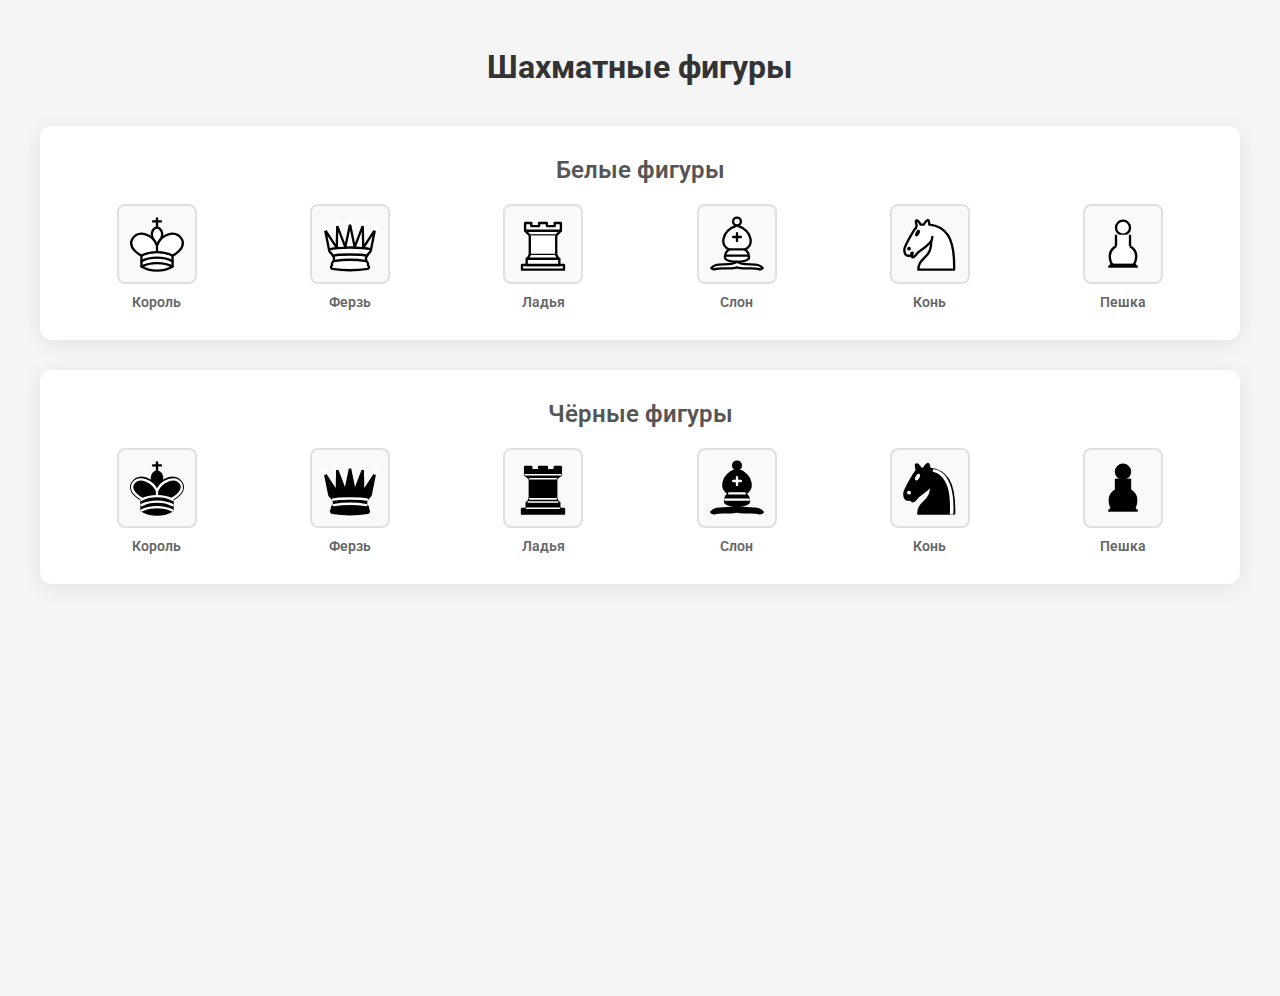
<file: backend/web/chess-pieces.html>
<!DOCTYPE html>
<html lang="ru">
<head>
    <meta charset="UTF-8">
    <meta name="viewport" content="width=device-width, initial-scale=1.0">
    <title>PowerChess — Шахматные фигуры</title>

    <link rel="preconnect" href="https://fonts.googleapis.com">
    <link rel="preconnect" href="https://fonts.gstatic.com" crossorigin>
    <link href="https://fonts.googleapis.com/css2?family=Roboto:wght@400;500;600;700&display=swap" rel="stylesheet">

    <link rel="stylesheet" href="chess-pieces.css">
</head>
<body class="pieces-page">
    <div class="pieces-container">
        <h1 class="pieces-title">Шахматные фигуры</h1>

        <section class="pieces-section">
            <h2 class="section-title">Белые фигуры</h2>
            <div class="pieces-grid">
                <div class="piece-card">
                    <div class="piece-display">
                        <svg viewBox="0 0 45 45" xmlns="http://www.w3.org/2000/svg">
                            <g fill="#fff" stroke="#000" stroke-width="1.5" stroke-linecap="round" stroke-linejoin="round">
                                <path d="M 22.5,11.63 L 22.5,6" stroke-linejoin="miter"/>
                                <path d="M 20,8 L 25,8" stroke-linejoin="miter"/>
                                <path d="M 22.5,25 C 22.5,25 27,17.5 25.5,14.5 C 25.5,14.5 24.5,12 22.5,12 C 20.5,12 19.5,14.5 19.5,14.5 C 18,17.5 22.5,25 22.5,25" fill="#fff" stroke-linecap="butt" stroke-linejoin="miter"/>
                                <path d="M 12.5,37 C 18,40.5 27,40.5 32.5,37 L 32.5,30 C 32.5,30 41.5,25.5 38.5,19.5 C 34.5,13 25,16 22.5,23.5 L 22.5,27 L 22.5,23.5 C 20,16 10.5,13 6.5,19.5 C 3.5,25.5 12.5,30 12.5,30 L 12.5,37 z" fill="#fff"/>
                                <path d="M 12.5,30 C 18,27 27,27 32.5,30" fill="none"/>
                                <path d="M 12.5,33.5 C 18,30.5 27,30.5 32.5,33.5" fill="none"/>
                                <path d="M 12.5,37 C 18,34 27,34 32.5,37" fill="none"/>
                            </g>
                        </svg>
                    </div>
                    <span class="piece-name">Король</span>
                </div>

                <div class="piece-card">
                    <div class="piece-display">
                        <svg viewBox="0 0 45 45" xmlns="http://www.w3.org/2000/svg">
                            <g fill="#fff" stroke="#000" stroke-width="1.5" stroke-linecap="round" stroke-linejoin="round">
                                <path d="M 9,26 C 17.5,24.5 30,24.5 36,26 L 38.5,13.5 L 31,25 L 30.7,10.9 L 25.5,24.5 L 22.5,10 L 19.5,24.5 L 14.3,10.9 L 14,25 L 6.5,13.5 L 9,26 z"/>
                                <path d="M 9,26 C 9,28 10.5,28 11.5,30 C 12.5,31.5 12.5,31 12,33.5 C 10.5,34.5 11,36 11,36 C 9.5,37.5 11,38.5 11,38.5 C 17.5,39.5 27.5,39.5 34,38.5 C 34,38.5 35.5,37.5 34,36 C 34,36 34.5,34.5 33,33.5 C 32.5,31 32.5,31.5 33.5,30 C 34.5,28 36,28 36,26 C 30,24.5 15,24.5 9,26 z"/>
                                <path d="M 11.5,30 C 15,29 30,29 33.5,30" fill="none"/>
                                <path d="M 12,33.5 C 18,32.5 27,32.5 33,33.5" fill="none"/>
                                <g fill="#fff" stroke="none">
                                    <circle cx="6" cy="12" r="2"/>
                                    <circle cx="14" cy="9" r="2"/>
                                    <circle cx="22.5" cy="8" r="2"/>
                                    <circle cx="31" cy="9" r="2"/>
                                    <circle cx="39" cy="12" r="2"/>
                                </g>
                            </g>
                        </svg>
                    </div>
                    <span class="piece-name">Ферзь</span>
                </div>

                <div class="piece-card">
                    <div class="piece-display">
                        <svg viewBox="0 0 45 45" xmlns="http://www.w3.org/2000/svg">
                            <g fill="#fff" stroke="#000" stroke-width="1.5" stroke-linecap="round" stroke-linejoin="round">
                                <path d="M 9,39 L 36,39 L 36,36 L 9,36 L 9,39 z" stroke-linecap="butt"/>
                                <path d="M 12,36 L 12,32 L 33,32 L 33,36 L 12,36 z" stroke-linecap="butt"/>
                                <path d="M 11,14 L 11,9 L 15,9 L 15,11 L 20,11 L 20,9 L 25,9 L 25,11 L 30,11 L 30,9 L 34,9 L 34,14" stroke-linecap="butt"/>
                                <path d="M 34,14 L 31,17 L 14,17 L 11,14"/>
                                <path d="M 31,17 L 31,29.5 L 14,29.5 L 14,17" stroke-linecap="butt" stroke-linejoin="miter"/>
                                <path d="M 31,29.5 L 32.5,32 L 12.5,32 L 14,29.5"/>
                                <path d="M 11,14 L 34,14" fill="none"/>
                            </g>
                        </svg>
                    </div>
                    <span class="piece-name">Ладья</span>
                </div>

                <div class="piece-card">
                    <div class="piece-display">
                        <svg viewBox="0 0 45 45" xmlns="http://www.w3.org/2000/svg">
                            <g fill="#fff" stroke="#000" stroke-width="1.5" stroke-linecap="round" stroke-linejoin="round">
                                <path d="M 9,36 C 12.39,35.03 19.11,36.43 22.5,34 C 25.89,36.43 32.61,35.03 36,36 C 36,36 37.65,36.54 39,38 C 38.32,38.97 37.35,38.99 36,38.5 C 32.61,37.53 25.89,38.96 22.5,37.5 C 19.11,38.96 12.39,37.53 9,38.5 C 7.65,38.99 6.68,38.97 6,38 C 7.35,36.54 9,36 9,36 z"/>
                                <path d="M 15,32 C 17.5,34.5 27.5,34.5 30,32 C 30.5,30.5 30,30 30,30 C 30,27.5 27.5,26 27.5,26 C 33,24.5 33.5,14.5 22.5,10.5 C 11.5,14.5 12,24.5 17.5,26 C 17.5,26 15,27.5 15,30 C 15,30 14.5,30.5 15,32 z"/>
                                <path d="M 25 8 A 2.5 2.5 0 1 1 20,8 A 2.5 2.5 0 1 1 25 8 z"/>
                                <path d="M 17.5,26 L 27.5,26 M 15,30 L 30,30 M 22.5,15.5 L 22.5,20.5 M 20,18 L 25,18" fill="none" stroke-linejoin="miter"/>
                            </g>
                        </svg>
                    </div>
                    <span class="piece-name">Слон</span>
                </div>

                <div class="piece-card">
                    <div class="piece-display">
                        <svg viewBox="0 0 45 45" xmlns="http://www.w3.org/2000/svg">
                            <g fill="#fff" stroke="#000" stroke-width="1.5" stroke-linecap="round" stroke-linejoin="round">
                                <path d="M 22,10 C 32.5,11 38.5,18 38,39 L 15,39 C 15,30 25,32.5 23,18" fill="#fff"/>
                                <path d="M 24,18 C 24.38,20.91 18.45,25.37 16,27 C 13,29 13.18,31.34 11,31 C 9.958,30.06 12.41,27.96 11,28 C 10,28 11.19,29.23 10,30 C 9,30 5.997,31 6,26 C 6,24 12,14 12,14 C 12,14 13.89,12.1 14,10.5 C 13.27,9.506 13.5,8.5 13.5,7.5 C 14.5,6.5 16.5,10 16.5,10 L 18.5,10 C 18.5,10 19.28,8.008 21,7 C 22,7 22,10 22,10" fill="#fff"/>
                                <path d="M 9.5 25.5 A 0.5 0.5 0 1 1 8.5,25.5 A 0.5 0.5 0 1 1 9.5 25.5 z" fill="#000"/>
                                <path d="M 15 15.5 A 0.5 1.5 0 1 1 14,15.5 A 0.5 1.5 0 1 1 15 15.5 z" transform="matrix(0.866,0.5,-0.5,0.866,9.693,-5.173)" fill="#000"/>
                            </g>
                        </svg>
                    </div>
                    <span class="piece-name">Конь</span>
                </div>

                <div class="piece-card">
                    <div class="piece-display">
                        <svg viewBox="0 0 45 45" xmlns="http://www.w3.org/2000/svg">
                            <g fill="#fff" stroke="#000" stroke-width="1.5" stroke-linecap="round" stroke-linejoin="round">
                                <circle cx="22.5" cy="12" r="4.5"/>
                                <path d="M 18,16.5 C 18,16.5 18,24 18,24 C 18,27 21,28 22.5,28 C 24,28 27,27 27,24 C 27,24 27,16.5 27,16.5" stroke-linecap="butt"/>
                                <path d="M 18,24 C 18,24 14,26 14,30 C 14,34 16,36 16,36 L 29,36 C 29,36 31,34 31,30 C 31,26 27,24 27,24" stroke-linecap="butt"/>
                                <path d="M 14,36 L 31,36" stroke-linecap="butt"/>
                                <path d="M 13,37 L 32,37" stroke-linecap="butt"/>
                            </g>
                        </svg>
                    </div>
                    <span class="piece-name">Пешка</span>
                </div>
            </div>
        </section>

        <section class="pieces-section">
            <h2 class="section-title">Чёрные фигуры</h2>
            <div class="pieces-grid">
                <div class="piece-card">
                    <div class="piece-display">
                        <svg viewBox="0 0 45 45" xmlns="http://www.w3.org/2000/svg">
                            <g fill="none" stroke="#000" stroke-width="1.5" stroke-linecap="round" stroke-linejoin="round">
                                <path d="M 22.5,11.63 L 22.5,6" stroke-linejoin="miter"/>
                                <path d="M 22.5,25 C 22.5,25 27,17.5 25.5,14.5 C 25.5,14.5 24.5,12 22.5,12 C 20.5,12 19.5,14.5 19.5,14.5 C 18,17.5 22.5,25 22.5,25" fill="#000" stroke-linecap="butt" stroke-linejoin="miter"/>
                                <path d="M 12.5,37 C 18,40.5 27,40.5 32.5,37 L 32.5,30 C 32.5,30 41.5,25.5 38.5,19.5 C 34.5,13 25,16 22.5,23.5 L 22.5,27 L 22.5,23.5 C 20,16 10.5,13 6.5,19.5 C 3.5,25.5 12.5,30 12.5,30 L 12.5,37 z" fill="#000"/>
                                <path d="M 20,8 L 25,8" stroke-linejoin="miter"/>
                                <path d="M 32,29.5 C 32,29.5 40.5,25.5 38.03,19.85 C 34.15,14 25,18 22.5,24.5 L 22.5,26.6 L 22.5,24.5 C 20,18 10.85,14 6.97,19.85 C 4.5,25.5 13,29.5 13,29.5" fill="none" stroke="#fff"/>
                                <path d="M 12.5,30 C 18,27 27,27 32.5,30 M 12.5,33.5 C 18,30.5 27,30.5 32.5,33.5 M 12.5,37 C 18,34 27,34 32.5,37" fill="none" stroke="#fff"/>
                            </g>
                        </svg>
                    </div>
                    <span class="piece-name">Король</span>
                </div>

                <div class="piece-card">
                    <div class="piece-display">
                        <svg viewBox="0 0 45 45" xmlns="http://www.w3.org/2000/svg">
                            <g fill="#000" stroke="#000" stroke-width="1.5" stroke-linecap="round" stroke-linejoin="round">
                                <path d="M 9,26 C 17.5,24.5 30,24.5 36,26 L 38.5,13.5 L 31,25 L 30.7,10.9 L 25.5,24.5 L 22.5,10 L 19.5,24.5 L 14.3,10.9 L 14,25 L 6.5,13.5 L 9,26 z"/>
                                <path d="M 9,26 C 9,28 10.5,28 11.5,30 C 12.5,31.5 12.5,31 12,33.5 C 10.5,34.5 11,36 11,36 C 9.5,37.5 11,38.5 11,38.5 C 17.5,39.5 27.5,39.5 34,38.5 C 34,38.5 35.5,37.5 34,36 C 34,36 34.5,34.5 33,33.5 C 32.5,31 32.5,31.5 33.5,30 C 34.5,28 36,28 36,26 C 30,24.5 15,24.5 9,26 z"/>
                                <path d="M 11.5,30 C 15,29 30,29 33.5,30" fill="none" stroke="#fff"/>
                                <path d="M 12,33.5 C 18,32.5 27,32.5 33,33.5" fill="none" stroke="#fff"/>
                                <g fill="#fff" stroke="none">
                                    <circle cx="6" cy="12" r="2"/>
                                    <circle cx="14" cy="9" r="2"/>
                                    <circle cx="22.5" cy="8" r="2"/>
                                    <circle cx="31" cy="9" r="2"/>
                                    <circle cx="39" cy="12" r="2"/>
                                </g>
                            </g>
                        </svg>
                    </div>
                    <span class="piece-name">Ферзь</span>
                </div>

                <div class="piece-card">
                    <div class="piece-display">
                        <svg viewBox="0 0 45 45" xmlns="http://www.w3.org/2000/svg">
                            <g fill="#000" stroke="#000" stroke-width="1.5" stroke-linecap="round" stroke-linejoin="round">
                                <path d="M 9,39 L 36,39 L 36,36 L 9,36 L 9,39 z" stroke-linecap="butt"/>
                                <path d="M 12.5,32 L 14,29.5 L 31,29.5 L 32.5,32 L 12.5,32 z" stroke-linecap="butt"/>
                                <path d="M 12,36 L 12,32 L 33,32 L 33,36 L 12,36 z" stroke-linecap="butt"/>
                                <path d="M 14,29.5 L 14,16.5 L 31,16.5 L 31,29.5 L 14,29.5 z" stroke-linecap="butt" stroke-linejoin="miter"/>
                                <path d="M 14,16.5 L 11,14 L 34,14 L 31,16.5 L 14,16.5 z" stroke-linecap="butt"/>
                                <path d="M 11,14 L 11,9 L 15,9 L 15,11 L 20,11 L 20,9 L 25,9 L 25,11 L 30,11 L 30,9 L 34,9 L 34,14 L 11,14 z" stroke-linecap="butt"/>
                                <path d="M 12,35.5 L 33,35.5 L 33,35.5" fill="none" stroke="#fff" stroke-width="1" stroke-linejoin="miter"/>
                                <path d="M 13,31.5 L 32,31.5" fill="none" stroke="#fff" stroke-width="1" stroke-linejoin="miter"/>
                                <path d="M 14,29.5 L 31,29.5" fill="none" stroke="#fff" stroke-width="1" stroke-linejoin="miter"/>
                                <path d="M 14,16.5 L 31,16.5" fill="none" stroke="#fff" stroke-width="1" stroke-linejoin="miter"/>
                                <path d="M 11,14 L 34,14" fill="none" stroke="#fff" stroke-width="1" stroke-linejoin="miter"/>
                            </g>
                        </svg>
                    </div>
                    <span class="piece-name">Ладья</span>
                </div>

                <div class="piece-card">
                    <div class="piece-display">
                        <svg viewBox="0 0 45 45" xmlns="http://www.w3.org/2000/svg">
                            <g fill="#000" stroke="#000" stroke-width="1.5" stroke-linecap="round" stroke-linejoin="round">
                                <path d="M 9,36 C 12.39,35.03 19.11,36.43 22.5,34 C 25.89,36.43 32.61,35.03 36,36 C 36,36 37.65,36.54 39,38 C 38.32,38.97 37.35,38.99 36,38.5 C 32.61,37.53 25.89,38.96 22.5,37.5 C 19.11,38.96 12.39,37.53 9,38.5 C 7.65,38.99 6.68,38.97 6,38 C 7.35,36.54 9,36 9,36 z"/>
                                <path d="M 15,32 C 17.5,34.5 27.5,34.5 30,32 C 30.5,30.5 30,30 30,30 C 30,27.5 27.5,26 27.5,26 C 33,24.5 33.5,14.5 22.5,10.5 C 11.5,14.5 12,24.5 17.5,26 C 17.5,26 15,27.5 15,30 C 15,30 14.5,30.5 15,32 z"/>
                                <path d="M 25 8 A 2.5 2.5 0 1 1 20,8 A 2.5 2.5 0 1 1 25 8 z"/>
                                <path d="M 17.5,26 L 27.5,26 M 15,30 L 30,30 M 22.5,15.5 L 22.5,20.5 M 20,18 L 25,18" fill="none" stroke="#fff" stroke-linejoin="miter"/>
                            </g>
                        </svg>
                    </div>
                    <span class="piece-name">Слон</span>
                </div>

                <div class="piece-card">
                    <div class="piece-display">
                        <svg viewBox="0 0 45 45" xmlns="http://www.w3.org/2000/svg">
                            <g fill="#000" stroke="#000" stroke-width="1.5" stroke-linecap="round" stroke-linejoin="round">
                                <path d="M 22,10 C 32.5,11 38.5,18 38,39 L 15,39 C 15,30 25,32.5 23,18"/>
                                <path d="M 24,18 C 24.38,20.91 18.45,25.37 16,27 C 13,29 13.18,31.34 11,31 C 9.958,30.06 12.41,27.96 11,28 C 10,28 11.19,29.23 10,30 C 9,30 5.997,31 6,26 C 6,24 12,14 12,14 C 12,14 13.89,12.1 14,10.5 C 13.27,9.506 13.5,8.5 13.5,7.5 C 14.5,6.5 16.5,10 16.5,10 L 18.5,10 C 18.5,10 19.28,8.008 21,7 C 22,7 22,10 22,10"/>
                                <path d="M 9.5 25.5 A 0.5 0.5 0 1 1 8.5,25.5 A 0.5 0.5 0 1 1 9.5 25.5 z" fill="#fff" stroke="#fff"/>
                                <path d="M 15 15.5 A 0.5 1.5 0 1 1 14,15.5 A 0.5 1.5 0 1 1 15 15.5 z" transform="matrix(0.866,0.5,-0.5,0.866,9.693,-5.173)" fill="#fff" stroke="#fff"/>
                                <path d="M 24.55,10.4 L 24.1,11.85 L 24.6,12 C 27.75,13 30.25,14.49 32.5,18.75 C 34.75,23.01 35.75,29.06 35.25,39 L 35.2,39.5 L 37.45,39.5 L 37.5,39 C 38,28.94 36.62,22.15 34.25,17.66 C 31.88,13.17 28.46,11.02 25.06,10.5 L 24.55,10.4 z" fill="#fff" stroke="none"/>
                            </g>
                        </svg>
                    </div>
                    <span class="piece-name">Конь</span>
                </div>

                <div class="piece-card">
                    <div class="piece-display">
                        <svg viewBox="0 0 45 45" xmlns="http://www.w3.org/2000/svg">
                            <g fill="#000" stroke="#000" stroke-width="1.5" stroke-linecap="round" stroke-linejoin="round">
                                <circle cx="22.5" cy="12" r="4.5"/>
                                <path d="M 18,16.5 C 18,16.5 18,24 18,24 C 18,27 21,28 22.5,28 C 24,28 27,27 27,24 C 27,24 27,16.5 27,16.5" stroke-linecap="butt"/>
                                <path d="M 18,24 C 18,24 14,26 14,30 C 14,34 16,36 16,36 L 29,36 C 29,36 31,34 31,30 C 31,26 27,24 27,24" stroke-linecap="butt"/>
                                <path d="M 14,36 L 31,36" stroke-linecap="butt"/>
                                <path d="M 13,37 L 32,37" stroke-linecap="butt"/>
                            </g>
                        </svg>
                    </div>
                    <span class="piece-name">Пешка</span>
                </div>
            </div>
        </section>
    </div>
</body>
</html>
</file>
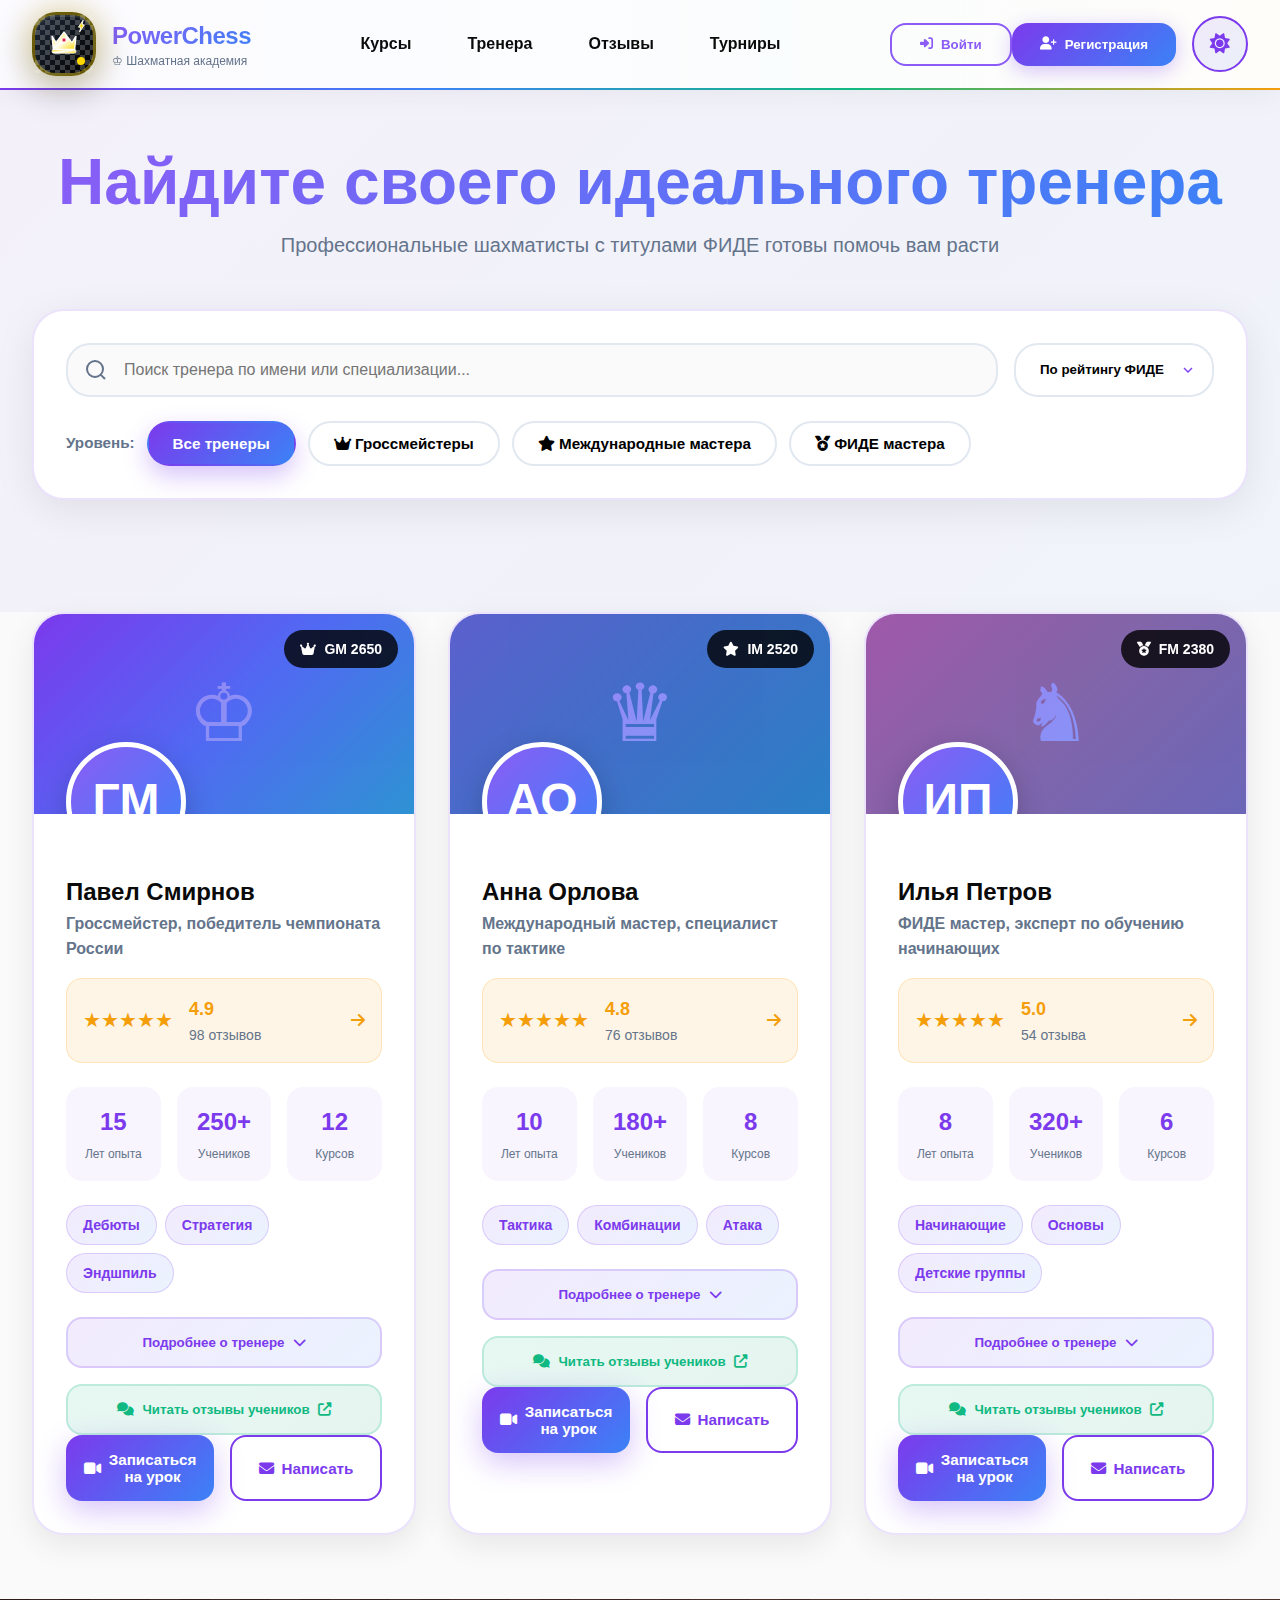
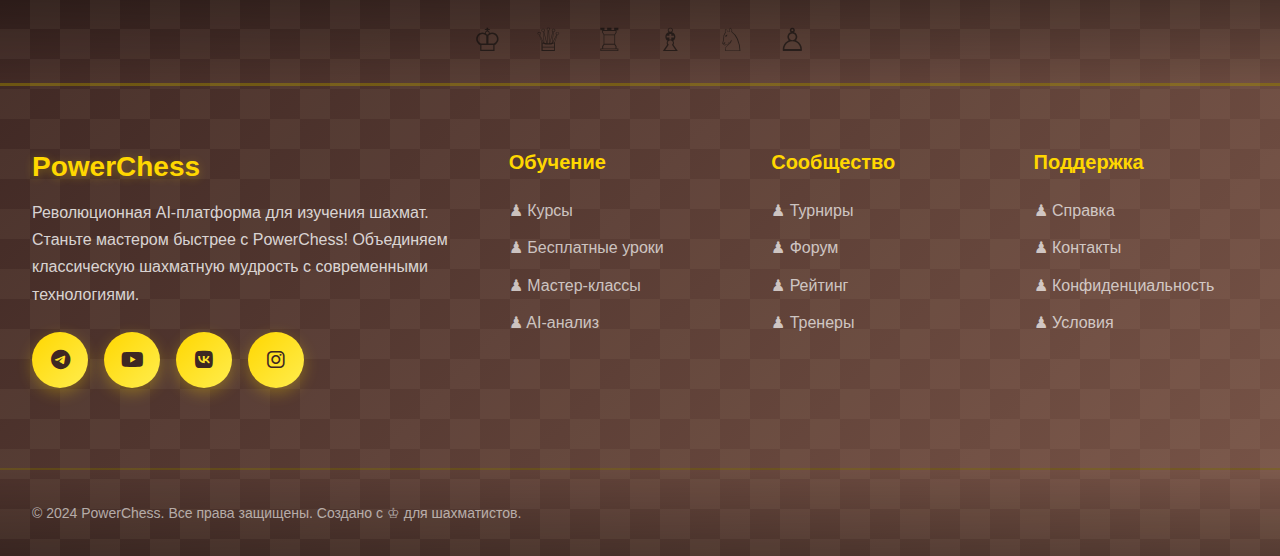
<file: backend/web/couch.html>
<!DOCTYPE html>
<html lang="ru" class="scroll-smooth">
<head>
    <meta charset="UTF-8">
    <meta name="viewport" content="width=device-width, initial-scale=1.0">
    <title>PowerChess — Тренеры</title>
    
    <meta name="description" content="Найдите своего идеального шахматного тренера в PowerChess">
    
    <link rel="preconnect" href="https://fonts.googleapis.com">
    <link rel="preconnect" href="https://fonts.gstatic.com" crossorigin>
    <link href="https://fonts.googleapis.com/css2?family=Inter:wght@400;600;700&family=Playfair+Display:wght@700;800&display=swap" rel="stylesheet">
    
    <link rel="stylesheet" href="https://cdnjs.cloudflare.com/ajax/libs/font-awesome/6.4.0/css/all.min.css">

    <!-- Common Styles -->
    <link rel="stylesheet" href="variables.css">
    <link rel="stylesheet" href="common.css">
    <link rel="stylesheet" href="navigation.css">

    <link rel="icon" href="data:image/svg+xml,<svg xmlns='http://www.w3.org/2000/svg' viewBox='0 0 100 100'><text y='.9em' font-size='90'>♔</text></svg>">
    
    <style>
        /* ===== COUCH-SPECIFIC STYLES ===== */
        /* Общие стили вынесены в common.css и variables.css */
        
        .container { max-width: 1400px; }
        
        @keyframes logoGlow {
            0%, 100% {
                box-shadow: 0 10px 40px rgba(0, 0, 0, 0.3),
                            0 0 30px rgba(255, 215, 0, 0.3),
                            inset 0 2px 0 rgba(255, 255, 255, 0.1);
            }
            50% {
                box-shadow: 0 10px 40px rgba(0, 0, 0, 0.4),
                            0 0 40px rgba(255, 215, 0, 0.5),
                            inset 0 2px 0 rgba(255, 255, 255, 0.2);
            }
        }
        
        @keyframes sparkle {
            0%, 100% { transform: scale(0); opacity: 0; }
            50% { transform: scale(1); opacity: 1; }
        }
        
        .logo-sparkle {
            position: absolute;
            width: 0.5rem;
            height: 0.5rem;
            background: #ffd700;
            border-radius: 50%;
            animation: sparkle 2s ease-in-out infinite;
        }
        
        .logo-sparkle:nth-child(1) { top: 0.5rem; left: 0.5rem; animation-delay: 0s; }
        .logo-sparkle:nth-child(2) { top: 0.5rem; right: 0.5rem; animation-delay: 0.5s; }
        .logo-sparkle:nth-child(3) { bottom: 0.5rem; left: 0.5rem; animation-delay: 1s; }
        .logo-sparkle:nth-child(4) { bottom: 0.5rem; right: 0.5rem; animation-delay: 1.5s; }
        
        .btn {
            display: inline-flex;
            align-items: center;
            justify-content: center;
            gap: 0.5rem;
            padding: 1rem 2rem;
            border-radius: 1rem;
            font-weight: 600;
            text-decoration: none;
            border: none;
            cursor: pointer;
            transition: all 0.3s cubic-bezier(0.4, 0, 0.2, 1);
            position: relative;
            overflow: hidden;
        }
        
        .btn-primary {
            background: linear-gradient(135deg, #7c3aed, #3b82f6);
            color: #fff;
            box-shadow: 0 10px 30px rgba(124, 58, 237, 0.3);
        }
        
        .btn-primary:hover {
            transform: translateY(-3px);
            box-shadow: 0 15px 40px rgba(124, 58, 237, 0.4);
        }
        
        .btn-outline {
            background: transparent;
            color: var(--primary);
            border: 2px solid var(--primary);
        }
        
        .btn-outline:hover {
            background: var(--primary);
            color: #fff;
            transform: translateY(-2px);
        }
        
        /* Header */
        .header {
            position: fixed;
            top: 0;
            left: 0;
            right: 0;
            background: rgba(255, 255, 255, 0.98);
            backdrop-filter: blur(20px);
            border-bottom: 2px solid transparent;
            background-image: linear-gradient(rgba(255, 255, 255, 0.98), rgba(255, 255, 255, 0.98)),
                              linear-gradient(90deg, #7c3aed, #3b82f6, #10b981, #f59e0b);
            background-origin: border-box;
            background-clip: padding-box, border-box;
            z-index: 1000;
            transition: all 0.3s;
            box-shadow: 0 4px 30px rgba(0, 0, 0, 0.05);
        }
        
        body.dark .header {
            background: rgba(15, 15, 35, 0.98);
            background-image: linear-gradient(rgba(15, 15, 35, 0.98), rgba(15, 15, 35, 0.98)),
                              linear-gradient(90deg, #8b5cf6, #3b82f6, #10b981, #f59e0b);
        }
        
        .header.scrolled {
            box-shadow: 0 10px 40px rgba(124, 58, 237, 0.15);
            border-bottom-color: rgba(124, 58, 237, 0.2);
        }
        
        .header-content {
            display: flex;
            justify-content: space-between;
            align-items: center;
            height: 5.5rem;
            gap: 2rem;
        }
        
        .logo {
            display: flex;
            align-items: center;
            gap: 1rem;
            text-decoration: none;
            color: inherit;
            transition: transform 0.3s;
        }
        
        .logo-icon {
            width: 4rem;
            height: 4rem;
            background: linear-gradient(135deg, #1f2937, #000);
            border-radius: 1.5rem;
            display: flex;
            align-items: center;
            justify-content: center;
            position: relative;
            box-shadow: 0 10px 40px rgba(0, 0, 0, 0.3),
                        0 0 30px rgba(255, 215, 0, 0.3),
                        inset 0 2px 0 rgba(255, 255, 255, 0.1);
            border: 3px solid rgba(255, 215, 0, 0.4);
            animation: logoGlow 3s ease-in-out infinite;
        }
        
        .chess-pattern {
            position: absolute;
            inset: 0;
            opacity: 0.2;
            background: linear-gradient(45deg, #fff 25%, transparent 25%),
                        linear-gradient(-45deg, #fff 25%, transparent 25%),
                        linear-gradient(45deg, transparent 75%, #fff 75%),
                        linear-gradient(-45deg, transparent 75%, #fff 75%);
            background-size: 10px 10px;
            background-position: 0 0, 0 5px, 5px -5px, -5px 0;
        }
        
        .nav {
            display: none;
            align-items: center;
            gap: 0.5rem;
        }
        
        @media (min-width: 1024px) {
            .nav { display: flex; }
        }
        
        .nav-link {
            color: inherit;
            text-decoration: none;
            font-weight: 600;
            padding: 0.75rem 1.5rem;
            border-radius: 1rem;
            transition: all 0.3s;
            position: relative;
        }
        
        .nav-link:hover {
            color: var(--primary);
            background: linear-gradient(135deg, rgba(124, 58, 237, 0.1), rgba(59, 130, 246, 0.1));
            transform: translateY(-2px);
        }
        
        .header-actions {
            display: flex;
            align-items: center;
            gap: 1rem;
        }
        
        .theme-toggle {
            background: linear-gradient(135deg, rgba(124, 58, 237, 0.1), rgba(59, 130, 246, 0.1));
            border: 2px solid var(--primary);
            border-radius: 50%;
            width: 3.5rem;
            height: 3.5rem;
            display: flex;
            align-items: center;
            justify-content: center;
            cursor: pointer;
            transition: all 0.3s;
            color: var(--primary);
            position: relative;
            overflow: hidden;
        }
        
        .theme-toggle::before {
            content: '';
            position: absolute;
            inset: 0;
            background: linear-gradient(135deg, #7c3aed, #3b82f6);
            opacity: 0;
            transition: opacity 0.3s;
        }
        
        .theme-toggle:hover {
            transform: rotate(20deg) scale(1.1);
            box-shadow: 0 5px 20px rgba(124, 58, 237, 0.4);
        }
        
        .theme-toggle:hover::before {
            opacity: 1;
        }
        
        .theme-toggle i {
            position: relative;
            z-index: 2;
            font-size: 1.25rem;
        }
        
        .theme-toggle:hover i {
            color: white;
        }
        
        body.dark .theme-toggle {
            color: #c4b5fd;
            border-color: #c4b5fd;
        }
        
        body.dark .theme-toggle:hover {
            transform: rotate(20deg) scale(1.1);
            box-shadow: 0 5px 20px rgba(124, 58, 237, 0.4);
        }
        
        body.dark .theme-toggle:hover i {
            color: white;
        }
        
        /* Hero */
        .hero {
            padding: 9rem 0 4rem;
            position: relative;
            background: linear-gradient(135deg, rgba(124, 58, 237, 0.05), rgba(59, 130, 246, 0.05));
        }
        
        .hero-content {
            text-align: center;
            margin-bottom: 3rem;
        }
        
        .hero-sub {
            color: var(--muted);
            margin-top: 0.5rem;
            font-size: 1.25rem;
        }
        
        /* Search and Filters */
        .search-section {
            background: var(--card-light);
            border-radius: 2rem;
            padding: 2rem;
            box-shadow: 0 10px 40px rgba(0, 0, 0, 0.08);
            border: 2px solid rgba(124, 58, 237, 0.15);
            margin-bottom: 3rem;
        }
        
        body.dark .search-section {
            background: var(--card-dark);
            border-color: rgba(139, 92, 246, 0.2);
        }
        
        .search-bar {
            display: flex;
            gap: 1rem;
            margin-bottom: 1.5rem;
            flex-wrap: wrap;
        }
        
        .search-input {
            flex: 1;
            min-width: 250px;
            padding: 1rem 1.5rem;
            padding-left: 3.5rem;
            border: 2px solid var(--border-light);
            border-radius: 1.5rem;
            font-size: 1rem;
            background: var(--bg-light);
            transition: all 0.3s;
            background-image: url("data:image/svg+xml,%3Csvg xmlns='http://www.w3.org/2000/svg' width='24' height='24' viewBox='0 0 24 24' fill='none' stroke='%2364748b' stroke-width='2'%3E%3Ccircle cx='11' cy='11' r='8'/%3E%3Cpath d='m21 21-4.35-4.35'/%3E%3C/svg%3E");
            background-repeat: no-repeat;
            background-position: 1rem center;
            background-size: 1.5rem;
        }
        
        body.dark .search-input {
            background-color: var(--bg-dark);
            border-color: var(--border-dark);
            color: var(--text-dark);
        }
        
        .search-input:focus {
            outline: none;
            border-color: var(--primary);
            box-shadow: 0 0 0 3px rgba(124, 58, 237, 0.15);
        }
        
        .filters {
            display: flex;
            flex-wrap: wrap;
            gap: 0.75rem;
            align-items: center;
        }
        
        .filter-label {
            font-weight: 700;
            color: var(--muted);
            font-size: 0.95rem;
        }
        
        .filter-chip {
            padding: 0.75rem 1.5rem;
            border-radius: 999px;
            border: 2px solid var(--border-light);
            background: var(--card-light);
            cursor: pointer;
            font-weight: 700;
            transition: all 0.3s cubic-bezier(0.4, 0, 0.2, 1);
            font-size: 0.95rem;
        }
        
        body.dark .filter-chip {
            background: var(--card-dark);
            border-color: var(--border-dark);
        }
        
        .filter-chip:hover {
            transform: translateY(-2px);
            box-shadow: 0 8px 16px rgba(124, 58, 237, 0.15);
        }
        
        .filter-chip.active {
            color: #fff;
            background: linear-gradient(135deg, #7c3aed, #3b82f6);
            border-color: transparent;
            box-shadow: 0 10px 25px rgba(124, 58, 237, 0.3);
        }
        
        .sort-select {
            padding: 0.75rem 1.5rem;
            border-radius: 1.5rem;
            border: 2px solid var(--border-light);
            background: var(--card-light);
            font-weight: 700;
            cursor: pointer;
            transition: all 0.3s;
            appearance: none;
            background-image: url("data:image/svg+xml,%3Csvg xmlns='http://www.w3.org/2000/svg' width='16' height='16' viewBox='0 0 24 24' fill='none' stroke='%237c3aed' stroke-width='2'%3E%3Cpath d='m6 9 6 6 6-6'/%3E%3C/svg%3E");
            background-repeat: no-repeat;
            background-position: right 1rem center;
            padding-right: 3rem;
        }
        
        body.dark .sort-select {
            background-color: var(--card-dark);
            border-color: var(--border-dark);
            color: var(--text-dark);
        }
        
        .sort-select:focus {
            outline: none;
            border-color: var(--primary);
            box-shadow: 0 0 0 3px rgba(124, 58, 237, 0.15);
        }
        
        /* Coaches Grid */
        .coaches-grid {
            display: grid;
            grid-template-columns: repeat(1, minmax(0, 1fr));
            gap: 2rem;
            margin-bottom: 4rem;
        }
        
        @media (min-width: 768px) {
            .coaches-grid {
                grid-template-columns: repeat(2, minmax(0, 1fr));
            }
        }
        
        @media (min-width: 1200px) {
            .coaches-grid {
                grid-template-columns: repeat(3, minmax(0, 1fr));
            }
        }
        
        /* Coach Card */
        .coach-card {
            background: var(--card-light);
            border-radius: 2rem;
            overflow: hidden;
            border: 2px solid rgba(124, 58, 237, 0.15);
            transition: all 0.5s cubic-bezier(0.175, 0.885, 0.32, 1.275);
            box-shadow: 0 10px 30px rgba(0, 0, 0, 0.08);
            position: relative;
        }
        
        body.dark .coach-card {
            background: var(--card-dark);
            border-color: rgba(139, 92, 246, 0.2);
        }
        
        .coach-card::before {
            content: '';
            position: absolute;
            top: 0;
            left: 0;
            right: 0;
            height: 3px;
            background: linear-gradient(90deg, #7c3aed, #3b82f6, #10b981);
            opacity: 0;
            transition: opacity 0.3s;
        }
        
        .coach-card:hover::before {
            opacity: 1;
        }
        
        .coach-card:hover {
            transform: translateY(-10px);
            box-shadow: 0 30px 60px rgba(124, 58, 237, 0.2);
            border-color: rgba(124, 58, 237, 0.3);
        }
        
        .coach-header {
            position: relative;
            height: 200px;
            background: linear-gradient(135deg, #7c3aed, #3b82f6);
            overflow: hidden;
        }
        
        .coach-cover {
            width: 100%;
            height: 100%;
            object-fit: cover;
        }
        
        .coach-badge {
            position: absolute;
            top: 1rem;
            right: 1rem;
            padding: 0.5rem 1rem;
            background: rgba(0, 0, 0, 0.8);
            backdrop-filter: blur(10px);
            border-radius: 2rem;
            color: #fff;
            font-weight: 700;
            font-size: 0.875rem;
            display: flex;
            align-items: center;
            gap: 0.5rem;
        }
        
        .coach-avatar-wrapper {
            position: absolute;
            bottom: -3rem;
            left: 2rem;
            width: 120px;
            height: 120px;
            border-radius: 50%;
            border: 5px solid var(--card-light);
            background: linear-gradient(135deg, #8b5cf6, #3b82f6);
            box-shadow: 0 10px 30px rgba(0, 0, 0, 0.2);
        }
        
        body.dark .coach-avatar-wrapper {
            border-color: var(--card-dark);
        }
        
        .coach-avatar {
            width: 100%;
            height: 100%;
            border-radius: 50%;
            object-fit: cover;
            display: flex;
            align-items: center;
            justify-content: center;
            font-size: 3rem;
            color: white;
            font-weight: 800;
        }
        
        .coach-body {
            padding: 4rem 2rem 2rem;
        }
        
        .coach-name {
            font-size: 1.5rem;
            font-weight: 800;
            margin-bottom: 0.25rem;
            color: var(--text-light);
        }
        
        body.dark .coach-name {
            color: var(--text-dark);
        }
        
        .coach-title {
            color: var(--muted);
            font-size: 1rem;
            font-weight: 600;
            margin-bottom: 1rem;
        }
        
        .coach-rating {
            display: flex;
            align-items: center;
            gap: 1rem;
            margin-bottom: 1.5rem;
            padding: 1rem;
            background: rgba(245, 158, 11, 0.1);
            border-radius: 1rem;
            border: 1px solid rgba(245, 158, 11, 0.2);
        }
        
        .rating-stars {
            color: #f59e0b;
            font-size: 1.25rem;
        }
        
        .rating-info {
            flex: 1;
        }
        
        .rating-value {
            font-weight: 800;
            font-size: 1.125rem;
            color: #f59e0b;
        }
        
        .rating-count {
            font-size: 0.875rem;
            color: var(--muted);
        }
        
        .coach-stats {
            display: grid;
            grid-template-columns: repeat(3, 1fr);
            gap: 1rem;
            margin-bottom: 1.5rem;
        }
        
        .stat-item {
            text-align: center;
            padding: 1rem;
            background: rgba(124, 58, 237, 0.05);
            border-radius: 1rem;
        }
        
        .stat-value {
            font-size: 1.5rem;
            font-weight: 800;
            color: var(--primary);
            display: block;
        }
        
        .stat-label {
            font-size: 0.75rem;
            color: var(--muted);
            margin-top: 0.25rem;
        }
        
        .coach-specialties {
            display: flex;
            flex-wrap: wrap;
            gap: 0.5rem;
            margin-bottom: 1.5rem;
        }
        
        .specialty-tag {
            padding: 0.5rem 1rem;
            background: linear-gradient(135deg, rgba(124, 58, 237, 0.1), rgba(59, 130, 246, 0.1));
            border: 1px solid rgba(124, 58, 237, 0.2);
            border-radius: 2rem;
            font-size: 0.875rem;
            font-weight: 600;
            color: var(--primary);
        }
        
        .expand-btn {
            width: 100%;
            padding: 1rem;
            background: linear-gradient(135deg, rgba(124, 58, 237, 0.1), rgba(59, 130, 246, 0.1));
            border: 2px solid rgba(124, 58, 237, 0.2);
            border-radius: 1rem;
            color: var(--primary);
            font-weight: 700;
            cursor: pointer;
            transition: all 0.3s;
            display: flex;
            align-items: center;
            justify-content: center;
            gap: 0.5rem;
            margin-bottom: 1rem;
        }
        
        .expand-btn:hover {
            background: linear-gradient(135deg, #7c3aed, #3b82f6);
            color: #fff;
            border-color: transparent;
            transform: translateY(-2px);
        }
        
        .expand-icon {
            transition: transform 0.3s;
        }
        
        .coach-card.expanded .expand-icon {
            transform: rotate(180deg);
        }
        
        .coach-details {
            max-height: 0;
            overflow: hidden;
            transition: max-height 0.5s cubic-bezier(0.4, 0, 0.2, 1);
        }
        
        .coach-card.expanded .coach-details {
            max-height: 2000px;
        }
        
        .details-section {
            margin-bottom: 1.5rem;
        }
        
        .section-title {
            font-size: 1.125rem;
            font-weight: 800;
            color: var(--primary);
            margin-bottom: 1rem;
            display: flex;
            align-items: center;
            gap: 0.5rem;
        }
        
        .courses-list {
            display: grid;
            gap: 1rem;
        }
        
        .course-item {
            padding: 1rem;
            background: var(--bg-light);
            border: 1px solid var(--border-light);
            border-radius: 1rem;
            transition: all 0.3s;
        }
        
        body.dark .course-item {
            background: var(--bg-dark);
            border-color: var(--border-dark);
        }
        
        .course-item:hover {
            border-color: rgba(124, 58, 237, 0.3);
            transform: translateX(4px);
        }
        
        .course-item-title {
            font-weight: 700;
            margin-bottom: 0.25rem;
        }
        
        .course-item-desc {
            font-size: 0.875rem;
            color: var(--muted);
        }
        
        .achievements-grid {
            display: grid;
            gap: 1rem;
        }
        
        .achievement-item {
            padding: 1rem;
            background: linear-gradient(135deg, rgba(245, 158, 11, 0.1), rgba(249, 115, 22, 0.1));
            border: 1px solid rgba(245, 158, 11, 0.2);
            border-radius: 1rem;
            display: flex;
            align-items: center;
            gap: 1rem;
        }
        
        .achievement-icon {
            width: 48px;
            height: 48px;
            border-radius: 50%;
            background: linear-gradient(135deg, #f59e0b, #f97316);
            display: flex;
            align-items: center;
            justify-content: center;
            color: white;
            font-size: 1.5rem;
            flex-shrink: 0;
        }
        
        .achievement-text {
            font-weight: 600;
        }
        
        .students-list {
            display: grid;
            gap: 0.75rem;
        }
        
        .student-item {
            display: flex;
            align-items: center;
            gap: 1rem;
            padding: 0.75rem;
            background: var(--bg-light);
            border: 1px solid var(--border-light);
            border-radius: 1rem;
        }
        
        body.dark .student-item {
            background: var(--bg-dark);
            border-color: var(--border-dark);
        }
        
        .student-avatar {
            width: 40px;
            height: 40px;
            border-radius: 50%;
            background: linear-gradient(135deg, #8b5cf6, #3b82f6);
            display: flex;
            align-items: center;
            justify-content: center;
            color: white;
            font-weight: 700;
            flex-shrink: 0;
        }
        
        .student-info {
            flex: 1;
        }
        
        .student-name {
            font-weight: 700;
            font-size: 0.95rem;
        }
        
        .student-rating {
            font-size: 0.875rem;
            color: var(--muted);
        }
        
        .coach-actions {
            display: flex;
            gap: 1rem;
        }
        
        .coach-actions .btn {
            flex: 1;
            font-size: 0.95rem;
        }
        
        /* Reviews Button */
        .reviews-btn {
            width: 100%;
            padding: 1rem;
            background: linear-gradient(135deg, rgba(16, 185, 129, 0.1), rgba(5, 150, 105, 0.1));
            border: 2px solid rgba(16, 185, 129, 0.2);
            border-radius: 1rem;
            color: #10b981;
            font-weight: 700;
            cursor: pointer;
            transition: all 0.3s;
            display: flex;
            align-items: center;
            justify-content: center;
            gap: 0.5rem;
        }
        
        .reviews-btn:hover {
            background: linear-gradient(135deg, #10b981, #059669);
            color: #fff;
            border-color: transparent;
            transform: translateY(-2px);
            box-shadow: 0 8px 20px rgba(16, 185, 129, 0.3);
        }
        
        /* Reviews Modal */
        .modal {
            position: fixed;
            inset: 0;
            background: rgba(0, 0, 0, 0.8);
            backdrop-filter: blur(10px);
            z-index: 2000;
            display: none;
            align-items: center;
            justify-content: center;
            padding: 2rem;
            opacity: 0;
            transition: opacity 0.3s ease;
        }
        
        .modal.active {
            display: flex;
            opacity: 1;
        }
        
        .modal-content {
            background: var(--card-light);
            border-radius: 2rem;
            max-width: 900px;
            width: 100%;
            max-height: 90vh;
            overflow: hidden;
            box-shadow: 0 25px 50px rgba(0, 0, 0, 0.3);
            transform: scale(0.9);
            transition: transform 0.3s ease;
            display: flex;
            flex-direction: column;
        }
        
        body.dark .modal-content {
            background: var(--card-dark);
        }
        
        .modal.active .modal-content {
            transform: scale(1);
        }
        
        .modal-header {
            padding: 2rem;
            border-bottom: 2px solid var(--border-light);
            display: flex;
            justify-content: space-between;
            align-items: center;
            background: linear-gradient(135deg, rgba(124, 58, 237, 0.05), rgba(59, 130, 246, 0.05));
        }
        
        body.dark .modal-header {
            border-bottom-color: var(--border-dark);
        }
        
        .modal-title {
            font-size: 1.75rem;
            font-weight: 800;
            background: linear-gradient(90deg, var(--primary), var(--secondary));
            -webkit-background-clip: text;
            background-clip: text;
            -webkit-text-fill-color: transparent;
        }
        
        .modal-close {
            width: 48px;
            height: 48px;
            border-radius: 50%;
            background: linear-gradient(135deg, #ff4757, #ff3838);
            border: none;
            color: white;
            font-size: 1.5rem;
            cursor: pointer;
            transition: all 0.3s ease;
            display: flex;
            align-items: center;
            justify-content: center;
        }
        
        .modal-close:hover {
            transform: rotate(90deg) scale(1.1);
            box-shadow: 0 8px 20px rgba(255, 71, 87, 0.4);
        }
        
        .modal-body {
            padding: 2rem;
            overflow-y: auto;
            flex: 1;
        }
        
        .reviews-summary {
            display: flex;
            align-items: center;
            gap: 2rem;
            padding: 2rem;
            background: linear-gradient(135deg, rgba(245, 158, 11, 0.1), rgba(249, 115, 22, 0.1));
            border-radius: 1.5rem;
            margin-bottom: 2rem;
            border: 2px solid rgba(245, 158, 11, 0.2);
        }
        
        .summary-rating {
            text-align: center;
        }
        
        .summary-value {
            font-size: 4rem;
            font-weight: 800;
            color: #f59e0b;
            line-height: 1;
        }
        
        .summary-stars {
            color: #f59e0b;
            font-size: 1.5rem;
            margin: 0.5rem 0;
        }
        
        .summary-count {
            color: var(--muted);
            font-size: 1rem;
        }
        
        .summary-bars {
            flex: 1;
        }
        
        .bar-item {
            display: flex;
            align-items: center;
            gap: 1rem;
            margin-bottom: 0.75rem;
        }
        
        .bar-label {
            font-weight: 700;
            min-width: 60px;
            color: #f59e0b;
        }
        
        .bar-container {
            flex: 1;
            height: 10px;
            background: var(--border-light);
            border-radius: 1rem;
            overflow: hidden;
        }
        
        body.dark .bar-container {
            background: var(--border-dark);
        }
        
        .bar-fill {
            height: 100%;
            background: linear-gradient(90deg, #f59e0b, #fbbf24);
            border-radius: 1rem;
            transition: width 0.5s ease;
        }
        
        .bar-count {
            min-width: 40px;
            text-align: right;
            font-weight: 600;
            color: var(--muted);
        }
        
        .reviews-list {
            display: grid;
            gap: 1.5rem;
        }
        
        .review-item {
            background: var(--bg-light);
            border: 2px solid var(--border-light);
            border-radius: 1.5rem;
            padding: 1.5rem;
            transition: all 0.3s;
        }
        
        body.dark .review-item {
            background: var(--bg-dark);
            border-color: var(--border-dark);
        }
        
        .review-item:hover {
            border-color: rgba(124, 58, 237, 0.3);
            transform: translateX(4px);
        }
        
        .review-header {
            display: flex;
            align-items: center;
            gap: 1rem;
            margin-bottom: 1rem;
        }
        
        .review-avatar {
            width: 56px;
            height: 56px;
            border-radius: 50%;
            background: linear-gradient(135deg, #8b5cf6, #3b82f6);
            display: flex;
            align-items: center;
            justify-content: center;
            color: white;
            font-weight: 800;
            font-size: 1.25rem;
            flex-shrink: 0;
        }
        
        .review-info {
            flex: 1;
        }
        
        .review-name {
            font-weight: 800;
            font-size: 1.1rem;
            margin-bottom: 0.25rem;
        }
        
        .review-stars {
            color: #f59e0b;
            font-size: 1rem;
        }
        
        .review-date {
            font-size: 0.875rem;
            color: var(--muted);
            margin-top: 0.25rem;
        }
        
        .review-text {
            color: var(--muted);
            line-height: 1.7;
            font-size: 1rem;
        }
        
        /* Footer */
        .footer {
            background: linear-gradient(135deg, var(--dark-wood), var(--light-wood));
            position: relative;
            overflow: hidden;
            margin-top: 4rem;
            padding: 0;
        }

        .footer::before {
            content: '';
            position: absolute;
            inset: 0;
            background:
                linear-gradient(45deg, #f0d9b5 25%, transparent 25%),
                linear-gradient(-45deg, #f0d9b5 25%, transparent 25%),
                linear-gradient(45deg, transparent 75%, #f0d9b5 75%),
                linear-gradient(-45deg, transparent 75%, #f0d9b5 75%);
            background-size: 60px 60px;
            background-position: 0 0, 0 30px, 30px -30px, -30px 0px;
            opacity: 0.05;
        }

        .footer-top {
            background: linear-gradient(180deg, rgba(0,0,0,0.3), transparent);
            padding: 1rem 0;
            border-bottom: 3px solid rgba(255, 215, 0, 0.3);
        }

        .footer-ornament {
            display: flex;
            justify-content: center;
            gap: 2rem;
            font-size: 2rem;
            opacity: 0.6;
        }

        @keyframes float {
            0%, 100% { transform: translateY(0); }
            50% { transform: translateY(-10px); }
        }

        .footer-ornament span {
            animation: float 3s ease-in-out infinite;
        }

        .footer-ornament span:nth-child(1) { animation-delay: 0s; }
        .footer-ornament span:nth-child(2) { animation-delay: 0.5s; }
        .footer-ornament span:nth-child(3) { animation-delay: 1s; }
        .footer-ornament span:nth-child(4) { animation-delay: 1.5s; }
        .footer-ornament span:nth-child(5) { animation-delay: 2s; }
        .footer-ornament span:nth-child(6) { animation-delay: 2.5s; }

        .footer-content {
            position: relative;
            z-index: 2;
            padding: 4rem 0 2rem;
        }

        .footer-grid {
            display: grid;
            grid-template-columns: 1fr;
            gap: 3rem;
            margin-bottom: 3rem;
        }

        @media (min-width: 768px) {
            .footer-grid {
                grid-template-columns: repeat(2, 1fr);
            }
        }

        @media (min-width: 1024px) {
            .footer-grid {
                grid-template-columns: 2fr 1fr 1fr 1fr;
            }
        }

        .footer-brand h3 {
            color: #ffd700;
            margin-bottom: 1rem;
            font-size: 1.75rem;
            text-shadow: 0 2px 10px rgba(255, 215, 0, 0.3);
        }

        .footer-brand p {
            color: rgba(255, 255, 255, 0.8);
            line-height: 1.7;
        }

        .footer-section h4 {
            color: #ffd700;
            margin-bottom: 1.5rem;
            font-size: 1.25rem;
        }

        .footer-links {
            list-style: none;
        }

        .footer-links li {
            margin-bottom: 0.75rem;
        }

        .footer-links a {
            color: rgba(255, 255, 255, 0.7);
            text-decoration: none;
            transition: all 0.3s;
            display: inline-block;
        }

        .footer-links a:hover {
            color: #ffd700;
            padding-left: 0.5rem;
        }

        .social-links {
            display: flex;
            gap: 1rem;
            margin-top: 1.5rem;
        }

        .social-link {
            width: 3.5rem;
            height: 3.5rem;
            background: linear-gradient(135deg, #ffd700, #ffed4e);
            color: var(--dark-wood);
            border-radius: 50%;
            display: flex;
            align-items: center;
            justify-content: center;
            text-decoration: none;
            transition: all 0.3s;
            box-shadow: 0 5px 15px rgba(255, 215, 0, 0.3);
            font-size: 1.25rem;
        }

        .social-link:hover {
            transform: translateY(-5px) scale(1.1);
            box-shadow: 0 10px 30px rgba(255, 215, 0, 0.5);
        }

        .footer-bottom {
            border-top: 2px solid rgba(255, 215, 0, 0.2);
            padding: 2rem 0;
            background: linear-gradient(180deg, transparent, rgba(0,0,0,0.3));
        }

        .footer-bottom-content {
            display: flex;
            flex-direction: column;
            align-items: center;
            gap: 1rem;
            text-align: center;
        }

        @media (min-width: 768px) {
            .footer-bottom-content {
                flex-direction: row;
                justify-content: space-between;
            }
        }

        .footer-copyright {
            color: rgba(255, 255, 255, 0.6);
            font-size: 0.875rem;
        }
        
        /* Responsive */
        @media (max-width: 768px) {
            .coach-stats {
                grid-template-columns: repeat(2, 1fr);
            }
            
            .search-bar {
                flex-direction: column;
            }
            
            .filters {
                flex-direction: column;
                align-items: flex-start;
            }
        }

        /* Auth Buttons Styles - Override general .btn styles */
        .auth-buttons .btn-login {
            padding: 0.75rem 1.75rem;
            background: transparent;
            border: 2px solid #8b5cf6;
            color: #8b5cf6;
            border-radius: 1rem;
            font-weight: 600;
            cursor: pointer;
            transition: all 0.3s;
            position: relative;
            overflow: hidden;
            display: inline-flex;
            align-items: center;
            gap: 0.5rem;
        }

        .auth-buttons .btn-login::before {
            content: '';
            position: absolute;
            top: 0;
            left: -100%;
            width: 100%;
            height: 100%;
            background: #8b5cf6;
            transition: left 0.3s;
            z-index: -1;
        }

        .auth-buttons .btn-login:hover {
            color: white;
            transform: translateY(-2px);
            box-shadow: 0 5px 20px rgba(139, 92, 246, 0.3);
        }

        .auth-buttons .btn-login:hover::before {
            left: 0;
        }

        .auth-buttons .btn-register {
            padding: 0.75rem 1.75rem;
            background: linear-gradient(135deg, #7c3aed, #3b82f6);
            color: white;
            border: none;
            border-radius: 1rem;
            font-weight: 600;
            cursor: pointer;
            transition: all 0.3s;
            box-shadow: 0 5px 20px rgba(124, 58, 237, 0.3);
            position: relative;
            overflow: hidden;
            display: inline-flex;
            align-items: center;
            gap: 0.5rem;
        }

        .auth-buttons .btn-register::before {
            content: '';
            position: absolute;
            top: 0;
            left: -100%;
            width: 100%;
            height: 100%;
            background: linear-gradient(90deg, transparent, rgba(255,255,255,0.3), transparent);
            transition: left 0.5s;
        }

        .auth-buttons .btn-register:hover {
            transform: translateY(-2px);
            box-shadow: 0 10px 30px rgba(124, 58, 237, 0.3);
        }

        .auth-buttons .btn-register:hover::before {
            left: 100%;
        }

        /* Mobile responsive for auth buttons */
        @media (max-width: 768px) {
            .auth-buttons {
                flex-direction: column;
                gap: 0.5rem;
            }

            .auth-buttons .btn-login,
            .auth-buttons .btn-register {
                width: 100%;
                justify-content: center;
                padding: 0.75rem 1rem;
            }
        }

        .mobile-menu-btn {
            display: none;
            background: none;
            border: none;
            color: inherit;
            font-size: 1.5rem;
            cursor: pointer;
            padding: 0.5rem;
        }

        .mobile-menu {
            position: absolute;
            top: 100%;
            left: 0;
            right: 0;
            background: var(--card-light);
            border-top: 2px solid var(--primary);
            padding: 2rem;
            transform: translateY(-100%);
            opacity: 0;
            visibility: hidden;
            transition: all 0.3s;
            box-shadow: 0 10px 40px rgba(0, 0, 0, 0.1);
            z-index: 999;
        }

        body.dark .mobile-menu {
            background: var(--card-dark);
            border-color: rgba(139, 92, 246, 0.4);
        }

        .mobile-menu.active {
            transform: translateY(0);
            opacity: 1;
            visibility: visible;
        }

        .mobile-menu .nav-link {
            display: block;
            width: 100%;
            padding: 0.75rem 1rem;
            border-radius: 0.75rem;
            background: rgba(124, 58, 237, 0.06);
            border: 1px solid rgba(124, 58, 237, 0.15);
        }

        .mobile-menu .nav-link:hover {
            color: var(--primary);
            background: linear-gradient(135deg, rgba(124, 58, 237, 0.1), rgba(59, 130, 246, 0.1));
        }

        .mobile-auth {
            display: none;
            flex-direction: column;
            gap: 0.75rem;
            width: 100%;
        }

        @media (max-width: 1024px) {
            .header-content {
                align-items: center;
                gap: 0.75rem;
                flex-wrap: nowrap;
            }

            .header-actions {
                margin-left: auto;
                gap: 0.5rem;
            }

            .mobile-menu-btn { display: block; }
            .auth-buttons,
            .user-actions { display: none; }
        }

        @media (max-width: 768px) {
            html { font-size: 15px; }
        }

        @media (max-width: 480px) {
            html { font-size: 14px; }
            .auth-buttons,
            .user-actions { display: none; }
        }
    </style>
</head>
<body>
    <!-- Header -->
    <header class="header" id="header">
        <div class="container">
            <div class="header-content">
                <a href="/" class="logo">
                    <div class="logo-icon">
                        <div class="chess-pattern"></div>
                        <svg width="32" height="32" viewBox="0 0 24 24" fill="none" style="position: relative; z-index: 2;">
                            <defs>
                                <linearGradient id="crownGrad" x1="0%" y1="0%" x2="100%" y2="100%">
                                    <stop offset="0%" stop-color="#ffd700"/>
                                    <stop offset="50%" stop-color="#ffffff"/>
                                    <stop offset="100%" stop-color="#ffd700"/>
                                </linearGradient>
                            </defs>
                            <rect x="3" y="16" width="18" height="3" fill="url(#crownGrad)" stroke="#fff" stroke-width="0.5" rx="1.5"/>
                            <path d="M4 16L3 6L6 11L12 3L18 11L21 6L20 16H4Z" fill="url(#crownGrad)" stroke="#fff" stroke-width="1"/>
                            <circle cx="12" cy="9" r="1.5" fill="#e11d48" stroke="#fff" stroke-width="0.5"/>
                        </svg>
                        <svg width="14" height="14" viewBox="0 0 12 12" fill="none" style="position: absolute; top: 0.25rem; right: 0.25rem; z-index: 3;">
                            <path d="M7 1L3 7H5L4 11L8 5H6L7 1Z" fill="#ffd700" stroke="#fff" stroke-width="0.8"/>
                        </svg>
                        <div class="logo-sparkle"></div>
                        <div class="logo-sparkle"></div>
                        <div class="logo-sparkle"></div>
                        <div class="logo-sparkle"></div>
                    </div>
                    <div>
                        <div style="font-size: 1.5rem; font-weight: 800; letter-spacing: -0.5px;" class="gradient-text">PowerChess</div>
                        <div style="font-size: 0.75rem; color: var(--muted); margin-top: -0.25rem;">♔ Шахматная академия</div>
                    </div>
                </a>

                <nav class="nav">
                    <a href="/course" class="nav-link">Курсы</a>
                    <a href="#coaches" class="nav-link">Тренера</a>
                    <a href="/#reviews" class="nav-link">Отзывы</a>
                    <a href="/#tournaments" class="nav-link">Турниры</a>
                </nav>

                <div class="header-actions">
                    <!-- User Actions -->
                    <div class="user-actions" id="userActions" style="display: none;">
                        <a href="/cabinet" class="btn btn-outline">
                            <i class="fas fa-user"></i> Кабинет
                        </a>
                        <button type="button" class="btn btn-outline logout-btn" style="display: none; margin-left: 0.5rem;">
                            <i class="fas fa-sign-out-alt" style="margin-right: 0.5rem;"></i>
                            Выйти
                        </button>
                    </div>

                    <!-- Auth Buttons -->
                    <div class="auth-buttons" id="authButtons">
                        <button class="btn-login" onclick="showLoginModal()">
                            <i class="fas fa-sign-in-alt"></i> Войти
                        </button>
                        <button class="btn-register" onclick="showRegisterModal()">
                            <i class="fas fa-user-plus"></i> Регистрация
                        </button>
                    </div>

                    <button class="theme-toggle" onclick="toggleTheme()" title="Переключить тему">
                        <i class="fas fa-sun" id="themeIcon"></i>
                    </button>
                    <button class="mobile-menu-btn" type="button" onclick="toggleMobileMenu()" aria-label="Открыть меню">
                        <i class="fas fa-bars" id="menuIcon"></i>
                    </button>
                </div>
            </div>
        </div>
        <div class="mobile-menu" id="mobileMenu">
            <div style="display: flex; flex-direction: column; gap: 1rem;">
                <a href="/course" class="nav-link" style="display: block;" onclick="closeMobileMenu()">Курсы</a>
                <a href="#coaches" class="nav-link" style="display: block;" onclick="closeMobileMenu()">Тренера</a>
                <a href="/#reviews" class="nav-link" style="display: block;" onclick="closeMobileMenu()">Отзывы</a>
                <a href="/#tournaments" class="nav-link" style="display: block;" onclick="closeMobileMenu()">Турниры</a>
                <hr style="border: 1px solid var(--border-light); margin: 1rem 0;">

                <div class="mobile-auth" id="mobileAuthButtons">
                    <button class="btn-login" style="width: 100%; justify-content: center;" onclick="showLoginModal(); closeMobileMenu();">Войти</button>
                    <button class="btn-register" style="width: 100%; justify-content: center;" onclick="showRegisterModal(); closeMobileMenu();">Регистрация</button>
                </div>

                <div class="mobile-user-actions" id="mobileUserActions" style="display: none;">
                    <a href="/cabinet" class="btn btn-outline" style="width: 100%; justify-content: center;" onclick="closeMobileMenu()">
                        <i class="fas fa-user" style="margin-right: 0.5rem;"></i>
                        Личный кабинет
                    </a>
                    <hr style="border: 1px solid var(--border-light); margin: 1rem 0;">
                    <button type="button" class="btn btn-outline logout-btn" style="width: 100%; justify-content: center; display: none;">
                        <i class="fas fa-sign-out-alt" style="margin-right: 0.5rem;"></i>
                        Выйти
                    </button>
                </div>
            </div>
        </div>
    </header>

    <main>
        <!-- Hero -->
        <section class="hero">
            <div class="container">
                <div class="hero-content">
                    <h1 class="gradient-text">Найдите своего идеального тренера</h1>
                    <p class="hero-sub">Профессиональные шахматисты с титулами ФИДЕ готовы помочь вам расти</p>
                </div>

                <!-- Search and Filters -->
                <div class="search-section">
                    <div class="search-bar">
                        <input 
                            type="text" 
                            class="search-input" 
                            placeholder="Поиск тренера по имени или специализации..." 
                            id="searchInput"
                            onkeyup="filterCoaches()"
                        >
                        <select class="sort-select" id="sortSelect" onchange="sortCoaches()">
                            <option value="rating">По рейтингу ФИДЕ</option>
                            <option value="reviews">По отзывам</option>
                            <option value="students">По ученикам</option>
                            <option value="name">По имени</option>
                        </select>
                    </div>

                    <div class="filters">
                        <span class="filter-label">Уровень:</span>
                        <button class="filter-chip active" data-filter="all" onclick="applyFilter('all', this)">
                            Все тренеры
                        </button>
                        <button class="filter-chip" data-filter="gm" onclick="applyFilter('gm', this)">
                            <i class="fas fa-crown"></i> Гроссмейстеры
                        </button>
                        <button class="filter-chip" data-filter="im" onclick="applyFilter('im', this)">
                            <i class="fas fa-star"></i> Международные мастера
                        </button>
                        <button class="filter-chip" data-filter="fm" onclick="applyFilter('fm', this)">
                            <i class="fas fa-medal"></i> ФИДЕ мастера
                        </button>
                    </div>
                </div>
            </div>
        </section>

        <!-- Coaches Grid -->
        <section id="coaches" class="container">
            <div class="coaches-grid" id="coachesGrid">
                <!-- Coach 1 -->
                <article class="coach-card" data-rating="2650" data-title="gm" data-reviews="98">
                    <div class="coach-header">
                        <div class="coach-cover" style="background: linear-gradient(135deg, #7c3aed, #3b82f6, #10b981); display: flex; align-items: center; justify-content: center; font-size: 5rem; color: white; opacity: 0.3;">♔</div>
                        <div class="coach-badge">
                            <i class="fas fa-crown"></i>
                            GM 2650
                        </div>
                        <div class="coach-avatar-wrapper">
                            <div class="coach-avatar">ГМ</div>
                        </div>
                    </div>
                    <div class="coach-body">
                        <h3 class="coach-name">Павел Смирнов</h3>
                        <p class="coach-title">Гроссмейстер, победитель чемпионата России</p>
                        
                        <div class="coach-rating" onclick="openReviews('Павел Смирнов', 1)">
                            <div class="rating-stars">★★★★★</div>
                            <div class="rating-info">
                                <div class="rating-value">4.9</div>
                                <div class="rating-count">98 отзывов</div>
                            </div>
                            <i class="fas fa-arrow-right" style="margin-left: auto; color: #f59e0b;"></i>
                        </div>

                        <div class="coach-stats">
                            <div class="stat-item">
                                <span class="stat-value">15</span>
                                <div class="stat-label">Лет опыта</div>
                            </div>
                            <div class="stat-item">
                                <span class="stat-value">250+</span>
                                <div class="stat-label">Учеников</div>
                            </div>
                            <div class="stat-item">
                                <span class="stat-value">12</span>
                                <div class="stat-label">Курсов</div>
                            </div>
                        </div>

                        <div class="coach-specialties">
                            <span class="specialty-tag">Дебюты</span>
                            <span class="specialty-tag">Стратегия</span>
                            <span class="specialty-tag">Эндшпиль</span>
                        </div>

                        <button class="expand-btn" onclick="toggleCoach(this)">
                            <span>Подробнее о тренере</span>
                            <i class="fas fa-chevron-down expand-icon"></i>
                        </button>

                        <div class="coach-details">
                            <div class="details-section">
                                <h4 class="section-title">
                                    <i class="fas fa-graduation-cap"></i>
                                    Курсы тренера
                                </h4>
                                <div class="courses-list">
                                    <div class="course-item">
                                        <div class="course-item-title">Дебютная подготовка против AI</div>
                                        <div class="course-item-desc">Глубокие идеи, анализ, новинки</div>
                                    </div>
                                    <div class="course-item">
                                        <div class="course-item-title">Стратегия миттельшпиля</div>
                                        <div class="course-item-desc">Планирование и позиционная игра</div>
                                    </div>
                                    <div class="course-item">
                                        <div class="course-item-title">Эндшпиль для продвинутых</div>
                                        <div class="course-item-desc">Сложные окончания и техника</div>
                                    </div>
                                </div>
                            </div>

                            <div class="details-section">
                                <h4 class="section-title">
                                    <i class="fas fa-trophy"></i>
                                    Достижения
                                </h4>
                                <div class="achievements-grid">
                                    <div class="achievement-item">
                                        <div class="achievement-icon">🏆</div>
                                        <div class="achievement-text">Чемпион России 2019</div>
                                    </div>
                                    <div class="achievement-item">
                                        <div class="achievement-icon">🥇</div>
                                        <div class="achievement-text">Победитель Кубка Европы 2020</div>
                                    </div>
                                    <div class="achievement-item">
                                        <div class="achievement-icon">⭐</div>
                                        <div class="achievement-text">Рейтинг ФИДЕ 2650</div>
                                    </div>
                                </div>
                            </div>

                            <div class="details-section">
                                <h4 class="section-title">
                                    <i class="fas fa-users"></i>
                                    Известные ученики
                                </h4>
                                <div class="students-list">
                                    <div class="student-item">
                                        <div class="student-avatar">АК</div>
                                        <div class="student-info">
                                            <div class="student-name">Алексей Ковалёв</div>
                                            <div class="student-rating">Мастер ФИДЕ, рейтинг 2380</div>
                                        </div>
                                    </div>
                                    <div class="student-item">
                                        <div class="student-avatar">МП</div>
                                        <div class="student-info">
                                            <div class="student-name">Мария Петрова</div>
                                            <div class="student-rating">КМС, рейтинг 2150</div>
                                        </div>
                                    </div>
                                </div>
                            </div>
                        </div>

                        <button class="reviews-btn" onclick="openReviews('Павел Смирнов', 1)">
                            <i class="fas fa-comments"></i>
                            <span>Читать отзывы учеников</span>
                            <i class="fas fa-external-link-alt"></i>
                        </button>

                        <div class="coach-actions">
                            <button class="btn btn-primary">
                                <i class="fas fa-video"></i>
                                Записаться на урок
                            </button>
                            <button class="btn btn-outline">
                                <i class="fas fa-envelope"></i>
                                Написать
                            </button>
                        </div>
                    </div>
                </article>

                <!-- Coach 2 -->
                <article class="coach-card" data-rating="2520" data-title="im" data-reviews="76">
                    <div class="coach-header">
                        <div class="coach-cover" style="background: linear-gradient(135deg, #10b981, #059669, #047857); display: flex; align-items: center; justify-content: center; font-size: 5rem; color: white; opacity: 0.3;">♛</div>
                        <div class="coach-badge">
                            <i class="fas fa-star"></i>
                            IM 2520
                        </div>
                        <div class="coach-avatar-wrapper">
                            <div class="coach-avatar">АО</div>
                        </div>
                    </div>
                    <div class="coach-body">
                        <h3 class="coach-name">Анна Орлова</h3>
                        <p class="coach-title">Международный мастер, специалист по тактике</p>
                        
                        <div class="coach-rating" onclick="openReviews('Анна Орлова', 2)">
                            <div class="rating-stars">★★★★★</div>
                            <div class="rating-info">
                                <div class="rating-value">4.8</div>
                                <div class="rating-count">76 отзывов</div>
                            </div>
                            <i class="fas fa-arrow-right" style="margin-left: auto; color: #f59e0b;"></i>
                        </div>

                        <div class="coach-stats">
                            <div class="stat-item">
                                <span class="stat-value">10</span>
                                <div class="stat-label">Лет опыта</div>
                            </div>
                            <div class="stat-item">
                                <span class="stat-value">180+</span>
                                <div class="stat-label">Учеников</div>
                            </div>
                            <div class="stat-item">
                                <span class="stat-value">8</span>
                                <div class="stat-label">Курсов</div>
                            </div>
                        </div>

                        <div class="coach-specialties">
                            <span class="specialty-tag">Тактика</span>
                            <span class="specialty-tag">Комбинации</span>
                            <span class="specialty-tag">Атака</span>
                        </div>

                        <button class="expand-btn" onclick="toggleCoach(this)">
                            <span>Подробнее о тренере</span>
                            <i class="fas fa-chevron-down expand-icon"></i>
                        </button>

                        <div class="coach-details">
                            <div class="details-section">
                                <h4 class="section-title">
                                    <i class="fas fa-graduation-cap"></i>
                                    Курсы тренера
                                </h4>
                                <div class="courses-list">
                                    <div class="course-item">
                                        <div class="course-item-title">Тактика и средняя игра</div>
                                        <div class="course-item-desc">Комбинации, расчёт вариантов</div>
                                    </div>
                                    <div class="course-item">
                                        <div class="course-item-title">Атакующие схемы</div>
                                        <div class="course-item-desc">Как создавать и проводить атаку</div>
                                    </div>
                                </div>
                            </div>

                            <div class="details-section">
                                <h4 class="section-title">
                                    <i class="fas fa-trophy"></i>
                                    Достижения
                                </h4>
                                <div class="achievements-grid">
                                    <div class="achievement-item">
                                        <div class="achievement-icon">🏆</div>
                                        <div class="achievement-text">Чемпионка Европы среди женщин 2021</div>
                                    </div>
                                    <div class="achievement-item">
                                        <div class="achievement-icon">⭐</div>
                                        <div class="achievement-text">Рейтинг ФИДЕ 2520</div>
                                    </div>
                                </div>
                            </div>

                            <div class="details-section">
                                <h4 class="section-title">
                                    <i class="fas fa-users"></i>
                                    Известные ученики
                                </h4>
                                <div class="students-list">
                                    <div class="student-item">
                                        <div class="student-avatar">ДМ</div>
                                        <div class="student-info">
                                            <div class="student-name">Денис Морозов</div>
                                            <div class="student-rating">КМС, рейтинг 2200</div>
                                        </div>
                                    </div>
                                </div>
                            </div>
                        </div>

                        <button class="reviews-btn" onclick="openReviews('Анна Орлова', 2)">
                            <i class="fas fa-comments"></i>
                            <span>Читать отзывы учеников</span>
                            <i class="fas fa-external-link-alt"></i>
                        </button>

                        <div class="coach-actions">
                            <button class="btn btn-primary">
                                <i class="fas fa-video"></i>
                                Записаться на урок
                            </button>
                            <button class="btn btn-outline">
                                <i class="fas fa-envelope"></i>
                                Написать
                            </button>
                        </div>
                    </div>
                </article>

                <!-- Coach 3 -->
                <article class="coach-card" data-rating="2380" data-title="fm" data-reviews="54">
                    <div class="coach-header">
                        <div class="coach-cover" style="background: linear-gradient(135deg, #f59e0b, #d97706, #dc2626); display: flex; align-items: center; justify-content: center; font-size: 5rem; color: white; opacity: 0.3;">♞</div>
                        <div class="coach-badge">
                            <i class="fas fa-medal"></i>
                            FM 2380
                        </div>
                        <div class="coach-avatar-wrapper">
                            <div class="coach-avatar">ИП</div>
                        </div>
                    </div>
                    <div class="coach-body">
                        <h3 class="coach-name">Илья Петров</h3>
                        <p class="coach-title">ФИДЕ мастер, эксперт по обучению начинающих</p>
                        
                        <div class="coach-rating" onclick="openReviews('Илья Петров', 3)">
                            <div class="rating-stars">★★★★★</div>
                            <div class="rating-info">
                                <div class="rating-value">5.0</div>
                                <div class="rating-count">54 отзыва</div>
                            </div>
                            <i class="fas fa-arrow-right" style="margin-left: auto; color: #f59e0b;"></i>
                        </div>

                        <div class="coach-stats">
                            <div class="stat-item">
                                <span class="stat-value">8</span>
                                <div class="stat-label">Лет опыта</div>
                            </div>
                            <div class="stat-item">
                                <span class="stat-value">320+</span>
                                <div class="stat-label">Учеников</div>
                            </div>
                            <div class="stat-item">
                                <span class="stat-value">6</span>
                                <div class="stat-label">Курсов</div>
                            </div>
                        </div>

                        <div class="coach-specialties">
                            <span class="specialty-tag">Начинающие</span>
                            <span class="specialty-tag">Основы</span>
                            <span class="specialty-tag">Детские группы</span>
                        </div>

                        <button class="expand-btn" onclick="toggleCoach(this)">
                            <span>Подробнее о тренере</span>
                            <i class="fas fa-chevron-down expand-icon"></i>
                        </button>

                        <div class="coach-details">
                            <div class="details-section">
                                <h4 class="section-title">
                                    <i class="fas fa-graduation-cap"></i>
                                    Курсы тренера
                                </h4>
                                <div class="courses-list">
                                    <div class="course-item">
                                        <div class="course-item-title">Основы шахмат и первые победы</div>
                                        <div class="course-item-desc">С нуля до уверенной игры</div>
                                    </div>
                                    <div class="course-item">
                                        <div class="course-item-title">Шахматы для детей</div>
                                        <div class="course-item-desc">Весёлое обучение для самых маленьких</div>
                                    </div>
                                </div>
                            </div>

                            <div class="details-section">
                                <h4 class="section-title">
                                    <i class="fas fa-trophy"></i>
                                    Достижения
                                </h4>
                                <div class="achievements-grid">
                                    <div class="achievement-item">
                                        <div class="achievement-icon">🏆</div>
                                        <div class="achievement-text">Лучший детский тренер 2022</div>
                                    </div>
                                    <div class="achievement-item">
                                        <div class="achievement-icon">⭐</div>
                                        <div class="achievement-text">Рейтинг ФИДЕ 2380</div>
                                    </div>
                                </div>
                            </div>

                            <div class="details-section">
                                <h4 class="section-title">
                                    <i class="fas fa-users"></i>
                                    Известные ученики
                                </h4>
                                <div class="students-list">
                                    <div class="student-item">
                                        <div class="student-avatar">СИ</div>
                                        <div class="student-info">
                                            <div class="student-name">Светлана Иванова</div>
                                            <div class="student-rating">1 разряд, рейтинг 1950</div>
                                        </div>
                                    </div>
                                </div>
                            </div>
                        </div>

                        <button class="reviews-btn" onclick="openReviews('Илья Петров', 3)">
                            <i class="fas fa-comments"></i>
                            <span>Читать отзывы учеников</span>
                            <i class="fas fa-external-link-alt"></i>
                        </button>

                        <div class="coach-actions">
                            <button class="btn btn-primary">
                                <i class="fas fa-video"></i>
                                Записаться на урок
                            </button>
                            <button class="btn btn-outline">
                                <i class="fas fa-envelope"></i>
                                Написать
                            </button>
                        </div>
                    </div>
                </article>
            </div>
        </section>
    </main>

    <!-- Reviews Modal -->
    <div class="modal" id="reviewsModal">
        <div class="modal-content">
            <div class="modal-header">
                <h3 class="modal-title" id="modalTitle">Отзывы о тренере</h3>
                <button class="modal-close" onclick="closeModal()">
                    <i class="fas fa-times"></i>
                </button>
            </div>
            <div class="modal-body">
                <div class="reviews-summary">
                    <div class="summary-rating">
                        <div class="summary-value" id="summaryValue">4.9</div>
                        <div class="summary-stars">★★★★★</div>
                        <div class="summary-count" id="summaryCount">98 отзывов</div>
                    </div>
                    <div class="summary-bars">
                        <div class="bar-item">
                            <div class="bar-label">5 ★</div>
                            <div class="bar-container">
                                <div class="bar-fill" style="width: 85%;"></div>
                            </div>
                            <div class="bar-count">83</div>
                        </div>
                        <div class="bar-item">
                            <div class="bar-label">4 ★</div>
                            <div class="bar-container">
                                <div class="bar-fill" style="width: 10%;"></div>
                            </div>
                            <div class="bar-count">10</div>
                        </div>
                        <div class="bar-item">
                            <div class="bar-label">3 ★</div>
                            <div class="bar-container">
                                <div class="bar-fill" style="width: 3%;"></div>
                            </div>
                            <div class="bar-count">3</div>
                        </div>
                        <div class="bar-item">
                            <div class="bar-label">2 ★</div>
                            <div class="bar-container">
                                <div class="bar-fill" style="width: 2%;"></div>
                            </div>
                            <div class="bar-count">2</div>
                        </div>
                        <div class="bar-item">
                            <div class="bar-label">1 ★</div>
                            <div class="bar-container">
                                <div class="bar-fill" style="width: 0%;"></div>
                            </div>
                            <div class="bar-count">0</div>
                        </div>
                    </div>
                </div>

                <div class="reviews-list" id="reviewsList"></div>
            </div>
        </div>
    </div>

    <!-- Footer -->
    <footer class="footer">
        <div class="footer-top">
            <div class="footer-ornament">
                <span>♔</span>
                <span>♕</span>
                <span>♖</span>
                <span>♗</span>
                <span>♘</span>
                <span>♙</span>
            </div>
        </div>

        <div class="footer-content">
            <div class="container">
                <div class="footer-grid">
                    <div class="footer-brand">
                        <h3>PowerChess</h3>
                        <p>
                            Революционная AI-платформа для изучения шахмат. Станьте мастером быстрее с PowerChess! 
                            Объединяем классическую шахматную мудрость с современными технологиями.
                        </p>
                        <div class="social-links">
                            <a href="#" class="social-link" title="Telegram">
                                <i class="fab fa-telegram"></i>
                            </a>
                            <a href="#" class="social-link" title="YouTube">
                                <i class="fab fa-youtube"></i>
                            </a>
                            <a href="#" class="social-link" title="VK">
                                <i class="fab fa-vk"></i>
                            </a>
                            <a href="#" class="social-link" title="Instagram">
                                <i class="fab fa-instagram"></i>
                            </a>
                        </div>
                    </div>

                    <div class="footer-section">
                        <h4>Обучение</h4>
                        <ul class="footer-links">
                            <li><a href="/course">♟ Курсы</a></li>
                            <li><a href="#">♟ Бесплатные уроки</a></li>
                            <li><a href="#">♟ Мастер-классы</a></li>
                            <li><a href="#">♟ AI-анализ</a></li>
                        </ul>
                    </div>

                    <div class="footer-section">
                        <h4>Сообщество</h4>
                        <ul class="footer-links">
                            <li><a href="#">♟ Турниры</a></li>
                            <li><a href="#">♟ Форум</a></li>
                            <li><a href="#">♟ Рейтинг</a></li>
                            <li><a href="#coaches">♟ Тренеры</a></li>
                        </ul>
                    </div>

                    <div class="footer-section">
                        <h4>Поддержка</h4>
                        <ul class="footer-links">
                            <li><a href="#">♟ Справка</a></li>
                            <li><a href="#">♟ Контакты</a></li>
                            <li><a href="#">♟ Конфиденциальность</a></li>
                            <li><a href="#">♟ Условия</a></li>
                        </ul>
                    </div>
                </div>
            </div>
        </div>

        <div class="footer-bottom">
            <div class="container">
                <div class="footer-bottom-content">
                    <div class="footer-copyright">
                        &copy; 2024 PowerChess. Все права защищены. Создано с ♔ для шахматистов.
                    </div>
                </div>
            </div>
        </div>
    </footer>

    <script>
        // Mock reviews data
        const reviewsData = {
            1: [
                { name: 'Алексей Ковалёв', stars: 5, text: 'Павел - феноменальный тренер! Его объяснения дебютов настолько глубоки, что я начал понимать шахматы на совершенно новом уровне. За полгода занятий мой рейтинг вырос на 200 пунктов!', date: '20 января 2024' },
                { name: 'Мария Петрова', stars: 5, text: 'Лучший тренер, с которым я работала! Индивидуальный подход, внимание к деталям, глубокий анализ моих партий. Рекомендую всем, кто хочет серьёзно расти в шахматах.', date: '15 января 2024' },
                { name: 'Дмитрий Соколов', stars: 4, text: 'Отличные уроки по стратегии. Павел умеет объяснить сложные концепции простым языком. Единственный минус - высокая цена, но качество того стоит.', date: '10 января 2024' },
                { name: 'Елена Новикова', stars: 5, text: 'Профессионал высочайшего уровня! Занимаюсь уже год, прогресс очевиден. Особенно ценю разборы моих партий - всегда нахожу что-то новое.', date: '5 января 2024' },
                { name: 'Игорь Васильев', stars: 5, text: 'Павел помог мне подготовиться к важному турниру. Его советы по дебютам оказались бесценными - выиграл турнир! Спасибо!', date: '28 декабря 2023' }
            ],
            2: [
                { name: 'Денис Морозов', stars: 5, text: 'Анна - гений тактики! Её курс полностью изменил моё понимание комбинаций. Теперь вижу тактические удары там, где раньше их не замечал.', date: '18 января 2024' },
                { name: 'Ольга Смирнова', stars: 5, text: 'Занимаюсь с Анной уже 8 месяцев. Мой рейтинг вырос с 1800 до 2200! Она умеет мотивировать и находить индивидуальный подход.', date: '12 января 2024' },
                { name: 'Сергей Попов', stars: 4, text: 'Хороший тренер, много тактических упражнений. Иногда не хватает материала по позиционной игре, но в целом очень доволен.', date: '8 января 2024' },
                { name: 'Наталья Кузнецова', stars: 5, text: 'Анна - лучшая! Её энтузиазм заразителен, а объяснения кристально ясны. Рекомендую всем, кто хочет усилить тактику.', date: '2 января 2024' }
            ],
            3: [
                { name: 'Светлана Иванова', stars: 5, text: 'Илья - идеальный тренер для начинающих! Терпеливый, внимательный, умеет объяснить любую концепцию. За 3 месяца я с нуля дошла до 1-го разряда!', date: '22 января 2024' },
                { name: 'Максим Волков', stars: 5, text: 'Мой сын (9 лет) в восторге от занятий! Илья умеет заинтересовать детей шахматами, делает уроки весёлыми и познавательными.', date: '16 января 2024' },
                { name: 'Артём Лебедев', stars: 5, text: 'Лучший тренер для новичков! Все объясняет с нуля, терпеливо отвечает на любые вопросы. Чувствую реальный прогресс!', date: '10 января 2024' },
                { name: 'Виктория Морозова', stars: 5, text: 'Илья помог мне полюбить шахматы! Раньше они казались скучными, но его энтузиазм и интересные задачи всё изменили.', date: '5 января 2024' }
            ]
        };

        // Theme
        let isDark = false;
        function toggleTheme() {
            isDark = !isDark;
            document.body.classList.toggle('dark', isDark);
            document.getElementById('themeIcon').className = isDark ? 'fas fa-moon' : 'fas fa-sun';
            localStorage.setItem('theme', isDark ? 'dark' : 'light');
        }

        const savedTheme = localStorage.getItem('theme');
        if (savedTheme === 'dark') {
            isDark = true;
            document.body.classList.add('dark');
            document.getElementById('themeIcon').className = 'fas fa-moon';
        }

        // Header scroll
        function handleScroll() {
            const header = document.getElementById('header');
            if (window.scrollY > 50) {
                header.classList.add('scrolled');
            } else {
                header.classList.remove('scrolled');
            }
        }

        // Toggle coach details
        function toggleCoach(btn) {
            const card = btn.closest('.coach-card');
            card.classList.toggle('expanded');
        }

        // Filter coaches
        let currentFilter = 'all';
        function applyFilter(filter, btn) {
            currentFilter = filter;
            document.querySelectorAll('.filter-chip').forEach(b => b.classList.remove('active'));
            btn.classList.add('active');
            filterCoaches();
        }

        function filterCoaches() {
            const searchTerm = document.getElementById('searchInput').value.toLowerCase();
            const cards = document.querySelectorAll('.coach-card');
            
            cards.forEach(card => {
                const title = card.dataset.title;
                const name = card.querySelector('.coach-name').textContent.toLowerCase();
                const specialties = Array.from(card.querySelectorAll('.specialty-tag')).map(t => t.textContent.toLowerCase()).join(' ');
                
                const matchesFilter = currentFilter === 'all' || title === currentFilter;
                const matchesSearch = name.includes(searchTerm) || specialties.includes(searchTerm);
                
                card.style.display = (matchesFilter && matchesSearch) ? '' : 'none';
            });
        }

        // Sort coaches
        function sortCoaches() {
            const sortBy = document.getElementById('sortSelect').value;
            const grid = document.getElementById('coachesGrid');
            const cards = Array.from(grid.querySelectorAll('.coach-card'));
            
            cards.sort((a, b) => {
                if (sortBy === 'rating') {
                    return parseInt(b.dataset.rating) - parseInt(a.dataset.rating);
                } else if (sortBy === 'reviews') {
                    return parseInt(b.dataset.reviews) - parseInt(a.dataset.reviews);
                } else if (sortBy === 'students') {
                    const aStudents = parseInt(a.querySelector('.stat-item:nth-child(2) .stat-value').textContent);
                    const bStudents = parseInt(b.querySelector('.stat-item:nth-child(2) .stat-value').textContent);
                    return bStudents - aStudents;
                } else if (sortBy === 'name') {
                    const aName = a.querySelector('.coach-name').textContent;
                    const bName = b.querySelector('.coach-name').textContent;
                    return aName.localeCompare(bName);
                }
            });
            
            cards.forEach(card => grid.appendChild(card));
        }

        // Open reviews modal
        function openReviews(coachName, coachId) {
            document.getElementById('modalTitle').textContent = `Отзывы: ${coachName}`;
            
            const reviews = reviewsData[coachId] || [];
            const avgRating = reviews.length > 0 
                ? (reviews.reduce((sum, r) => sum + r.stars, 0) / reviews.length).toFixed(1)
                : '0.0';
            
            document.getElementById('summaryValue').textContent = avgRating;
            document.getElementById('summaryCount').textContent = `${reviews.length} отзывов`;
            
            const container = document.getElementById('reviewsList');
            container.innerHTML = reviews.map(review => {
                const initial = review.name.charAt(0);
                const starsHTML = '★'.repeat(review.stars) + '☆'.repeat(5 - review.stars);
                
                return `
                    <div class="review-item">
                        <div class="review-header">
                            <div class="review-avatar">${initial}</div>
                            <div class="review-info">
                                <div class="review-name">${review.name}</div>
                                <div class="review-stars">${starsHTML}</div>
                                <div class="review-date">
                                    <i class="fas fa-calendar-alt"></i> ${review.date}
                                </div>
                            </div>
                        </div>
                        <div class="review-text">${review.text}</div>
                    </div>
                `;
            }).join('');
            
            showModal();
        }

        function showModal() {
            document.getElementById('reviewsModal').classList.add('active');
            document.body.style.overflow = 'hidden';
        }

        function closeModal() {
            document.getElementById('reviewsModal').classList.remove('active');
            document.body.style.overflow = '';
        }

        function toggleMobileMenu() {
            const menu = document.getElementById('mobileMenu');
            const icon = document.getElementById('menuIcon');
            if (!menu) return;
            const active = menu.classList.toggle('active');
            if (icon) icon.className = active ? 'fas fa-times' : 'fas fa-bars';
        }

        function closeMobileMenu() {
            const menu = document.getElementById('mobileMenu');
            const icon = document.getElementById('menuIcon');
            if (menu) menu.classList.remove('active');
            if (icon) icon.className = 'fas fa-bars';
        }

        // Auth modal functions are provided by auth.js

        // Close on backdrop click
        document.addEventListener('click', (e) => {
            if (e.target.classList.contains('modal')) {
                closeModal();
            }

            const menu = document.getElementById('mobileMenu');
            const trigger = document.querySelector('.mobile-menu-btn');
            if (menu && menu.classList.contains('active')) {
                if (!(menu.contains(e.target) || trigger && trigger.contains(e.target))) {
                    closeMobileMenu();
                }
            }
        });

        // Close on Escape
        document.addEventListener('keydown', (e) => {
            if (e.key === 'Escape') {
                closeModal();
                closeMobileMenu();
            }
        });

        // Initialize
        window.addEventListener('scroll', handleScroll, { passive: true });
        window.addEventListener('resize', () => {
            if (window.innerWidth >= 1024) closeMobileMenu();
        });

        // Include common auth functions
        document.addEventListener('DOMContentLoaded', function() {
            loadTheme();
            document.querySelectorAll('a[href^="#"]').forEach(anchor => {
                anchor.addEventListener('click', function(e) {
                    const href = this.getAttribute('href');
                    if (href && href.length > 1) {
                        const target = document.querySelector(href);
                        if (target) {
                            e.preventDefault();
                            target.scrollIntoView({ behavior: 'smooth', block: 'start' });
                            closeMobileMenu();
                        }
                    }
                });
            });
        });
    </script>

    <!-- Common Auth Script -->
    <script src="auth.js"></script>
</body>
</html>
</file>
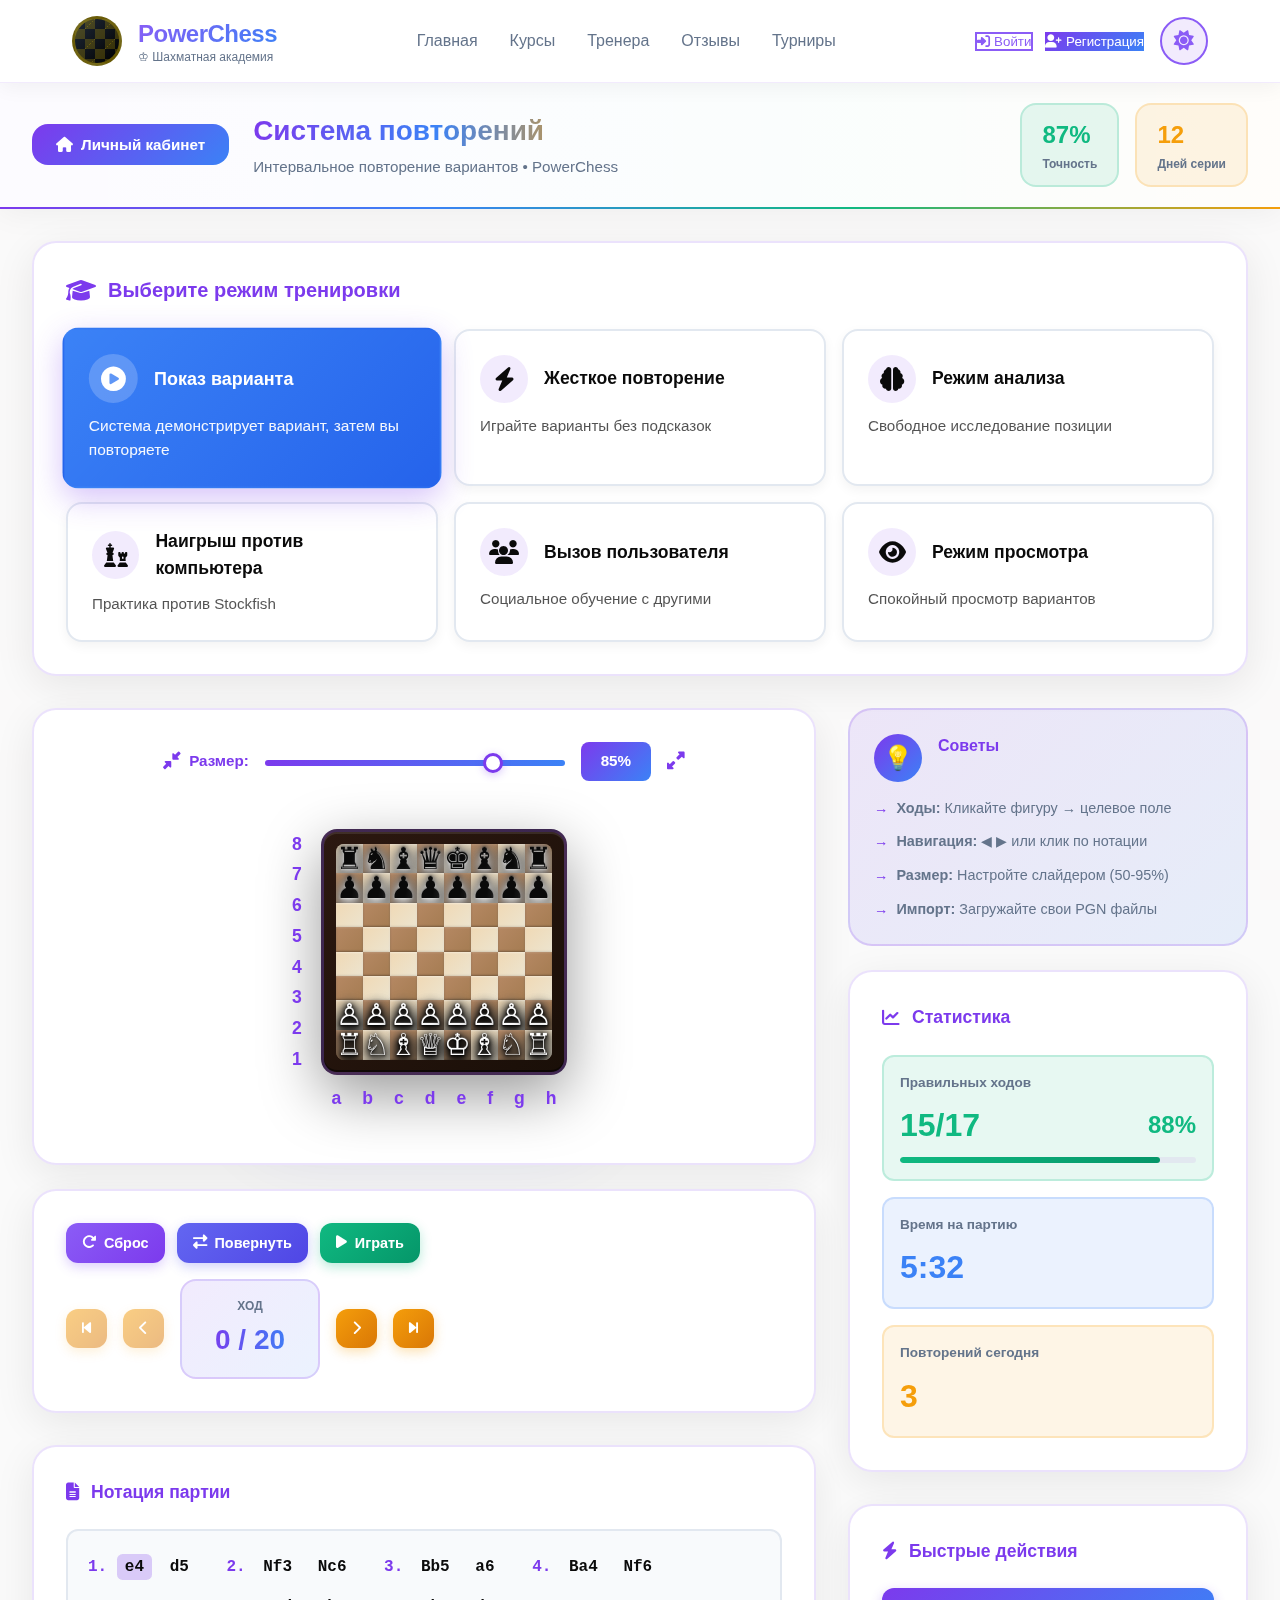
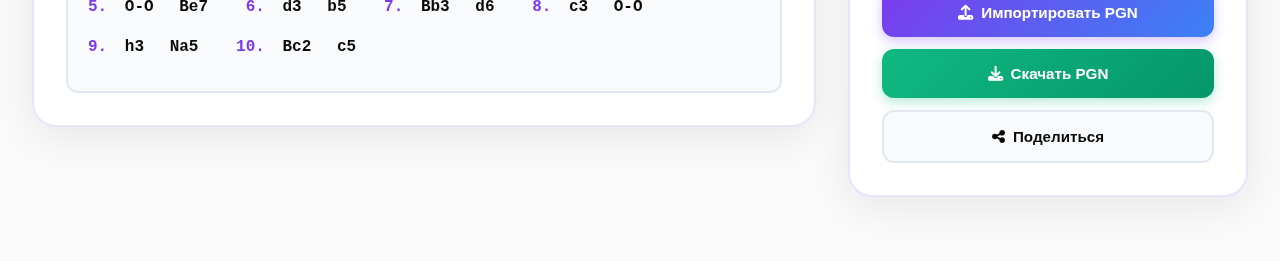
<file: backend/web/spaced-repetition.html>
<!DOCTYPE html>
<html lang="ru">
<head>
    <meta charset="UTF-8">
    <meta name="viewport" content="width=device-width, initial-scale=1.0">
    <link rel="icon" href="data:image/svg+xml,<svg xmlns='http://www.w3.org/2000/svg' viewBox='0 0 100 100'><text y='.9em' font-size='90'>♔</text></svg>">
    <title>PowerChess - Система повторений</title>
    <link rel="stylesheet" href="https://cdnjs.cloudflare.com/ajax/libs/font-awesome/6.4.0/css/all.min.css">

    <!-- Common Navigation Styles -->
    <link rel="stylesheet" href="navigation.css">

    <style>
        * {
            margin: 0;
            padding: 0;
            box-sizing: border-box;
        }

        :root {
            --background: #fafafa;
            --foreground: #0a0a0a;
            --card: #ffffff;
            --border: #e2e8f0;
            --purple-600: #7c3aed;
            --purple-700: #6d28d9;
            --blue-500: #3b82f6;
            --blue-600: #2563eb;
            --indigo-500: #6366f1;
            --indigo-600: #4f46e5;
            --green-500: #10b981;
            --green-600: #059669;
            --amber-500: #f59e0b;
            --amber-600: #d97706;
            --red-500: #ef4444;
            --red-600: #dc2626;
            --muted-foreground: #64748b;
        }

        body {
            font-family: -apple-system, BlinkMacSystemFont, 'Segoe UI', 'Roboto', 'Oxygen', sans-serif;
            background: var(--background);
            color: var(--foreground);
            line-height: 1.5;
            min-height: 100vh;
        }

        /* Chess Pattern Background */
        .chess-pattern-bg {
            position: fixed;
            inset: 0;
            opacity: 0.05;
            z-index: 0;
            background-image: 
                linear-gradient(45deg, rgba(255, 215, 0, 0.08) 25%, transparent 25%),
                linear-gradient(-45deg, rgba(255, 215, 0, 0.08) 25%, transparent 25%),
                linear-gradient(45deg, transparent 75%, rgba(255, 215, 0, 0.08) 75%),
                linear-gradient(-45deg, transparent 75%, rgba(255, 215, 0, 0.08) 75%);
            background-size: 60px 60px;
            background-position: 0 0, 0 30px, 30px -30px, -30px 0px;
        }

        /* Header */
        header {
            position: sticky;
            top: 0;
            z-index: 100;
            background: rgba(255, 255, 255, 0.98);
            backdrop-filter: blur(20px);
            border-bottom: 2px solid transparent;
            background-image: 
                linear-gradient(rgba(255, 255, 255, 0.98), rgba(255, 255, 255, 0.98)),
                linear-gradient(90deg, #7c3aed, #3b82f6, #10b981, #f59e0b);
            background-origin: border-box;
            background-clip: padding-box, border-box;
            box-shadow: 0 4px 30px rgba(0, 0, 0, 0.05);
        }

        .header-content {
            max-width: 1600px;
            margin: 0 auto;
            padding: 1.25rem 2rem;
            display: flex;
            justify-content: space-between;
            align-items: center;
        }

        .header-left {
            display: flex;
            align-items: center;
            gap: 1.5rem;
        }

        .btn {
            padding: 0.75rem 1.5rem;
            border: none;
            border-radius: 1rem;
            font-weight: 700;
            cursor: pointer;
            display: inline-flex;
            align-items: center;
            gap: 0.5rem;
            transition: all 0.3s ease;
            font-size: 0.95rem;
        }

        .btn-primary {
            background: linear-gradient(135deg, #7c3aed, #3b82f6);
            color: white;
        }

        .btn-primary:hover {
            transform: translateY(-2px);
            box-shadow: 0 10px 25px rgba(124, 58, 237, 0.3);
        }

        .header-title h1 {
            font-size: 1.75rem;
            font-weight: 800;
            background: linear-gradient(90deg, #7c3aed, #3b82f6, #f59e0b);
            -webkit-background-clip: text;
            background-clip: text;
            -webkit-text-fill-color: transparent;
            margin-bottom: 0.25rem;
        }

        .header-title p {
            color: var(--muted-foreground);
            font-size: 0.95rem;
        }

        .header-stats {
            display: flex;
            gap: 1rem;
            align-items: center;
        }

        .stat-badge {
            padding: 0.75rem 1.25rem;
            border-radius: 1rem;
            border: 2px solid;
        }

        .stat-badge.green {
            background: rgba(16, 185, 129, 0.1);
            border-color: rgba(16, 185, 129, 0.2);
        }

        .stat-badge.amber {
            background: rgba(245, 158, 11, 0.1);
            border-color: rgba(245, 158, 11, 0.2);
        }

        .stat-value {
            font-size: 1.5rem;
            font-weight: 800;
            margin-bottom: 0.1rem;
        }

        .stat-value.green { color: var(--green-500); }
        .stat-value.amber { color: var(--amber-500); }

        .stat-label {
            font-size: 0.75rem;
            color: var(--muted-foreground);
            font-weight: 600;
        }

        /* Container */
        .container {
            max-width: 1600px;
            margin: 0 auto;
            padding: 2rem;
            position: relative;
            z-index: 1;
        }

        /* Card */
        .card {
            background: var(--card);
            border-radius: 1.5rem;
            padding: 2rem;
            border: 2px solid rgba(124, 58, 237, 0.15);
            box-shadow: 0 10px 40px rgba(0, 0, 0, 0.08);
            margin-bottom: 2rem;
        }

        .card-title {
            font-size: 1.25rem;
            font-weight: 700;
            margin-bottom: 1.5rem;
            display: flex;
            align-items: center;
            gap: 0.75rem;
            color: var(--purple-600);
        }

        /* Mode Selection Grid */
        .mode-grid {
            display: grid;
            grid-template-columns: repeat(auto-fit, minmax(280px, 1fr));
            gap: 1rem;
        }

        .mode-card {
            text-align: left;
            padding: 1.5rem;
            background: white;
            color: var(--foreground);
            border: 2px solid var(--border);
            border-radius: 1rem;
            cursor: pointer;
            transition: all 0.3s ease;
            box-shadow: 0 4px 12px rgba(0, 0, 0, 0.05);
        }

        .mode-card:hover {
            transform: translateY(-4px);
            box-shadow: 0 8px 20px rgba(0, 0, 0, 0.1);
        }

        .mode-card.active {
            color: white;
            border-color: transparent;
            box-shadow: 0 10px 30px rgba(124, 58, 237, 0.3);
            transform: scale(1.02);
        }

        .mode-header {
            display: flex;
            align-items: center;
            gap: 1rem;
            margin-bottom: 0.75rem;
        }

        .mode-icon {
            width: 48px;
            height: 48px;
            border-radius: 50%;
            display: flex;
            align-items: center;
            justify-content: center;
            font-size: 1.5rem;
        }

        .mode-card.active .mode-icon {
            background: rgba(255, 255, 255, 0.2);
        }

        .mode-card:not(.active) .mode-icon {
            background: rgba(124, 58, 237, 0.1);
        }

        .mode-name {
            font-weight: 700;
            font-size: 1.1rem;
        }

        .mode-description {
            font-size: 0.95rem;
            line-height: 1.5;
            opacity: 0.95;
        }

        .mode-card:not(.active) .mode-description {
            opacity: 0.7;
        }

        /* Engine Levels */
        .engine-section {
            margin-top: 2rem;
            padding-top: 2rem;
            border-top: 2px solid var(--border);
        }

        .engine-title {
            font-size: 1.1rem;
            font-weight: 700;
            margin-bottom: 1rem;
            color: var(--amber-500);
            display: flex;
            align-items: center;
            gap: 0.5rem;
        }

        .engine-grid {
            display: grid;
            grid-template-columns: repeat(auto-fit, minmax(180px, 1fr));
            gap: 0.75rem;
        }

        .engine-btn {
            padding: 1rem;
            background: #f8fafc;
            color: var(--foreground);
            border: 2px solid var(--border);
            border-radius: 0.75rem;
            cursor: pointer;
            transition: all 0.3s ease;
            display: flex;
            justify-content: space-between;
            align-items: center;
            font-weight: 700;
            font-size: 0.95rem;
        }

        .engine-btn.active {
            background: linear-gradient(135deg, #f59e0b, #d97706);
            color: white;
            border-color: transparent;
        }

        /* Layout Grid */
        .layout-grid {
            display: grid;
            grid-template-columns: 1fr 400px;
            gap: 2rem;
        }

        /* Board Section */
        .board-section {
            margin-bottom: 1.5rem;
        }

        .board-controls {
            margin-bottom: 2rem;
            display: flex;
            align-items: center;
            gap: 1rem;
            justify-content: center;
        }

        .size-label {
            display: flex;
            align-items: center;
            gap: 0.5rem;
            color: var(--purple-600);
            font-weight: 700;
            font-size: 0.95rem;
        }

        .slider-container {
            flex: 1;
            max-width: 300px;
        }

        input[type="range"] {
            width: 100%;
            height: 6px;
            background: linear-gradient(90deg, var(--purple-600), var(--blue-500));
            border-radius: 1rem;
            outline: none;
            appearance: none;
            -webkit-appearance: none;
        }

        input[type="range"]::-webkit-slider-thumb {
            -webkit-appearance: none;
            width: 20px;
            height: 20px;
            background: white;
            border: 3px solid var(--purple-600);
            border-radius: 50%;
            cursor: pointer;
            box-shadow: 0 2px 8px rgba(124, 58, 237, 0.3);
        }

        input[type="range"]::-moz-range-thumb {
            width: 20px;
            height: 20px;
            background: white;
            border: 3px solid var(--purple-600);
            border-radius: 50%;
            cursor: pointer;
            box-shadow: 0 2px 8px rgba(124, 58, 237, 0.3);
        }

        .size-display {
            padding: 0.5rem 1rem;
            background: linear-gradient(135deg, #7c3aed, #3b82f6);
            color: white;
            border-radius: 0.5rem;
            font-weight: 700;
            min-width: 70px;
            text-align: center;
            font-size: 0.95rem;
        }

        /* Chess Board Container */
        .board-container {
            display: flex;
            justify-content: center;
            align-items: center;
            width: 100%;
            padding: 1rem 0;
        }

        .board-wrapper {
            margin: 0 auto;
            position: relative;
        }

        .board-glow {
            position: absolute;
            inset: -2.5rem;
            background: linear-gradient(135deg, rgba(124, 58, 237, 0.15), rgba(59, 130, 246, 0.15));
            border-radius: 3rem;
            filter: blur(40px);
            opacity: 0.5;
            z-index: -1;
        }

        .board-with-coords {
            position: relative;
            padding-left: 2.5rem;
            padding-bottom: 2.5rem;
        }

        /* Coordinates */
        .ranks {
            position: absolute;
            left: 0;
            top: 0;
            bottom: 2.5rem;
            width: 2rem;
            display: flex;
            flex-direction: column;
            justify-content: space-around;
            align-items: center;
        }

        .files {
            position: absolute;
            bottom: 0;
            left: 2.5rem;
            right: 0;
            height: 2rem;
            display: flex;
            justify-content: space-around;
            align-items: center;
        }

        .coord {
            font-size: 1.1rem;
            font-weight: 800;
            color: var(--purple-600);
            user-select: none;
        }

        /* Board Frame */
        .board-frame {
            background: linear-gradient(135deg, #2c1810 0%, #1a0f08 100%);
            padding: 0.75rem;
            border-radius: 1rem;
            box-shadow: 
                0 20px 60px rgba(0, 0, 0, 0.4),
                inset 0 2px 0 rgba(255, 255, 255, 0.1),
                inset 0 -2px 0 rgba(0, 0, 0, 0.5);
            border: 3px solid rgba(139, 92, 246, 0.3);
            width: 100%;
            aspect-ratio: 1 / 1;
        }

        /* Board Grid */
        .board-grid {
            display: grid;
            grid-template-columns: repeat(8, 1fr);
            grid-template-rows: repeat(8, 1fr);
            gap: 0;
            border-radius: 0.5rem;
            overflow: hidden;
            box-shadow: inset 0 4px 12px rgba(0, 0, 0, 0.6);
            width: 100%;
            height: 100%;
        }

        /* Square */
        .square {
            width: 100%;
            height: 100%;
            display: flex;
            align-items: center;
            justify-content: center;
            cursor: pointer;
            position: relative;
            transition: all 0.15s ease;
        }

        .square.light {
            background: linear-gradient(135deg, #f0d9b5 0%, #ece4cf 100%);
            box-shadow: inset 0 1px 2px rgba(255,255,255,0.4), inset 0 -1px 2px rgba(0,0,0,0.1);
        }

        .square.dark {
            background: linear-gradient(135deg, #b58863 0%, #a57c52 100%);
            box-shadow: inset 0 1px 2px rgba(255,255,255,0.15), inset 0 -1px 2px rgba(0,0,0,0.3);
        }

        .square:hover {
            filter: brightness(1.12);
        }

        .square.selected {
            border: 3px solid #3b82f6;
            box-shadow: 0 0 20px rgba(59, 130, 246, 0.8), inset 0 2px 4px rgba(255,255,255,0.2);
            z-index: 10;
        }

        .square.highlighted {
            border: 3px solid #10b981;
            box-shadow: 0 0 20px rgba(16, 185, 129, 0.8), inset 0 2px 4px rgba(255,255,255,0.2);
            z-index: 10;
            animation: pulse 2s ease-in-out infinite;
        }

        /* Chess Pieces - УЛУЧШЕННЫЙ ДИЗАЙН */
        .piece {
            line-height: 1;
            user-select: none;
            transition: all 0.15s ease;
            display: flex;
            align-items: center;
            justify-content: center;
            width: 100%;
            height: 100%;
        }

        /* Белые фигуры - яркий белый с сильными тенями */
        .piece.white {
            color: #FFFFFF;
            filter: 
                drop-shadow(0 4px 8px rgba(0,0,0,0.95))
                drop-shadow(0 2px 4px rgba(0,0,0,0.9))
                drop-shadow(0 1px 2px rgba(0,0,0,0.95))
                drop-shadow(0 0 3px rgba(255,255,255,0.3));
            text-shadow: 
                0 1px 2px rgba(0,0,0,0.9),
                0 -1px 1px rgba(255,255,255,0.2);
        }

        /* Черные фигуры - глубокий черный с контрастными тенями */
        .piece.black {
            color: #0a0a0a;
            filter: 
                drop-shadow(0 4px 8px rgba(255,255,255,0.9))
                drop-shadow(0 2px 4px rgba(255,255,255,0.7))
                drop-shadow(0 1px 2px rgba(0,0,0,0.5))
                drop-shadow(0 0 2px rgba(0,0,0,0.8));
            text-shadow: 
                0 1px 2px rgba(255,255,255,0.5),
                0 -1px 1px rgba(0,0,0,0.3);
        }

        .square.selected .piece,
        .square.highlighted .piece {
            transform: scale(1.08);
        }

        /* Highlight overlay */
        .highlight-overlay {
            position: absolute;
            inset: 0;
            pointer-events: none;
        }

        .square.selected .highlight-overlay {
            background: rgba(59, 130, 246, 0.15);
        }

        .square.highlighted .highlight-overlay {
            background: rgba(16, 185, 129, 0.15);
        }

        /* Navigation */
        .nav-section {
            display: flex;
            justify-content: space-between;
            align-items: center;
            gap: 1rem;
            flex-wrap: wrap;
        }

        .nav-left {
            display: flex;
            gap: 0.75rem;
            flex-wrap: wrap;
        }

        .nav-right {
            display: flex;
            align-items: center;
            gap: 1rem;
        }

        .nav-btn {
            padding: 0.75rem 1rem;
            border: none;
            border-radius: 0.75rem;
            cursor: pointer;
            display: flex;
            align-items: center;
            gap: 0.5rem;
            font-weight: 700;
            font-size: 0.9rem;
            transition: all 0.3s ease;
            color: white;
        }

        .nav-btn.purple {
            background: linear-gradient(135deg, #8b5cf6, #7c3aed);
            box-shadow: 0 4px 12px rgba(139, 92, 246, 0.3);
        }

        .nav-btn.indigo {
            background: linear-gradient(135deg, #6366f1, #4f46e5);
            box-shadow: 0 4px 12px rgba(99, 102, 241, 0.3);
        }

        .nav-btn.green {
            background: linear-gradient(135deg, #10b981, #059669);
            box-shadow: 0 4px 12px rgba(16, 185, 129, 0.3);
        }

        .nav-btn.amber {
            background: linear-gradient(135deg, #f59e0b, #d97706);
            box-shadow: 0 4px 12px rgba(245, 158, 11, 0.3);
        }

        .nav-btn.gray {
            background: #e2e8f0;
            color: var(--foreground);
            box-shadow: none;
        }

        .nav-btn:hover:not(:disabled) {
            transform: translateY(-2px);
            box-shadow: 0 8px 20px rgba(124, 58, 237, 0.4);
        }

        .nav-btn:disabled {
            opacity: 0.5;
            cursor: not-allowed;
        }

        .move-counter {
            padding: 1rem 1.5rem;
            background: linear-gradient(135deg, rgba(124, 58, 237, 0.1), rgba(59, 130, 246, 0.1));
            border-radius: 1rem;
            border: 2px solid rgba(124, 58, 237, 0.2);
            min-width: 140px;
            text-align: center;
        }

        .move-counter-label {
            font-size: 0.75rem;
            color: var(--muted-foreground);
            margin-bottom: 0.25rem;
            font-weight: 600;
        }

        .move-counter-value {
            font-size: 1.75rem;
            font-weight: 800;
            background: linear-gradient(90deg, #7c3aed, #3b82f6);
            -webkit-background-clip: text;
            background-clip: text;
            -webkit-text-fill-color: transparent;
        }

        /* Notation */
        .notation-section {
            font-family: 'Courier New', monospace;
            font-size: 1rem;
            line-height: 2;
            color: var(--foreground);
            background: #f8fafc;
            padding: 1.25rem;
            border-radius: 0.75rem;
            border: 2px solid var(--border);
            max-height: 300px;
            overflow-y: auto;
        }

        .move-item {
            display: inline-block;
            margin-right: 1.25rem;
            margin-bottom: 0.5rem;
        }

        .move-number {
            font-weight: 800;
            color: var(--purple-600);
        }

        .move {
            cursor: pointer;
            background: transparent;
            padding: 0.25rem 0.5rem;
            border-radius: 0.35rem;
            transition: all 0.2s ease;
            font-weight: 600;
        }

        .move:hover {
            background: rgba(124, 58, 237, 0.15);
        }

        .move.active {
            background: rgba(124, 58, 237, 0.25);
        }

        /* Sidebar */
        .sidebar-card {
            background: linear-gradient(135deg, rgba(124, 58, 237, 0.1), rgba(59, 130, 246, 0.1));
            border-radius: 1.5rem;
            padding: 1.5rem;
            border: 2px solid rgba(124, 58, 237, 0.2);
            margin-bottom: 1.5rem;
        }

        .tip-header {
            display: flex;
            gap: 1rem;
            margin-bottom: 1rem;
        }

        .tip-icon {
            width: 48px;
            height: 48px;
            background: linear-gradient(135deg, #7c3aed, #3b82f6);
            border-radius: 50%;
            display: flex;
            align-items: center;
            justify-content: center;
            flex-shrink: 0;
            font-size: 1.5rem;
        }

        .tip-title {
            font-weight: 700;
            margin-bottom: 0.5rem;
            color: var(--purple-600);
        }

        .tip-list {
            display: flex;
            flex-direction: column;
            gap: 0.75rem;
            font-size: 0.9rem;
            color: var(--muted-foreground);
        }

        .tip-item {
            display: flex;
            gap: 0.5rem;
        }

        .tip-arrow {
            color: var(--purple-600);
            font-weight: 700;
        }

        /* Stats */
        .stats-grid {
            display: flex;
            flex-direction: column;
            gap: 1rem;
        }

        .stat-card {
            padding: 1rem;
            border-radius: 0.75rem;
            border: 2px solid;
        }

        .stat-card.green-stat {
            background: rgba(16, 185, 129, 0.1);
            border-color: rgba(16, 185, 129, 0.2);
        }

        .stat-card.blue-stat {
            background: rgba(59, 130, 246, 0.1);
            border-color: rgba(59, 130, 246, 0.2);
        }

        .stat-card.amber-stat {
            background: rgba(245, 158, 11, 0.1);
            border-color: rgba(245, 158, 11, 0.2);
        }

        .stat-card-label {
            font-size: 0.85rem;
            color: var(--muted-foreground);
            margin-bottom: 0.5rem;
            font-weight: 600;
        }

        .stat-card-value {
            font-size: 2rem;
            font-weight: 800;
        }

        .stat-card-value.green { color: var(--green-500); }
        .stat-card-value.blue { color: var(--blue-500); }
        .stat-card-value.amber { color: var(--amber-500); }

        .progress-bar-container {
            width: 100%;
            height: 6px;
            background: var(--border);
            border-radius: 1rem;
            overflow: hidden;
            margin-top: 0.5rem;
        }

        .progress-bar {
            height: 100%;
            background: linear-gradient(90deg, #10b981, #059669);
            border-radius: 1rem;
            transition: width 0.3s ease;
        }

        /* Actions */
        .actions-list {
            display: flex;
            flex-direction: column;
            gap: 0.75rem;
        }

        .action-btn {
            padding: 1rem;
            border: none;
            border-radius: 0.75rem;
            cursor: pointer;
            font-weight: 700;
            transition: all 0.3s ease;
            display: flex;
            align-items: center;
            gap: 0.5rem;
            justify-content: center;
            font-size: 0.95rem;
            color: white;
        }

        .action-btn.primary {
            background: linear-gradient(135deg, #7c3aed, #3b82f6);
            box-shadow: 0 4px 12px rgba(124, 58, 237, 0.3);
        }

        .action-btn.success {
            background: linear-gradient(135deg, #10b981, #059669);
            box-shadow: 0 4px 12px rgba(16, 185, 129, 0.3);
        }

        .action-btn.secondary {
            background: #f8fafc;
            color: var(--foreground);
            border: 2px solid var(--border);
        }

        .action-btn:hover {
            transform: translateY(-2px);
            box-shadow: 0 8px 20px rgba(124, 58, 237, 0.4);
        }

        .action-btn.secondary:hover {
            background: #f1f5f9;
            border-color: rgba(124, 58, 237, 0.3);
        }

        /* Animations */
        @keyframes pulse {
            0%, 100% {
                opacity: 1;
            }
            50% {
                opacity: 0.7;
            }
        }

        /* Responsive */
        @media (max-width: 1200px) {
            .layout-grid {
                grid-template-columns: 1fr;
            }
        }

        @media (max-width: 768px) {
            .header-content {
                flex-direction: column;
                gap: 1rem;
            }

            .header-stats {
                width: 100%;
                justify-content: space-around;
            }

            .nav-section {
                flex-direction: column;
            }

            .mode-grid {
                grid-template-columns: 1fr;
            }

            .engine-grid {
                grid-template-columns: 1fr;
            }
        }

        .btn-register:hover {
             transform: translateY(-2px);
             box-shadow: 0 8px 25px rgba(124, 58, 237, 0.35);
         }

        .theme-toggle {
            background: linear-gradient(135deg, rgba(124, 58, 237, 0.1), rgba(59, 130, 246, 0.1));
            border: 2px solid var(--primary);
            border-radius: 50%;
            width: 3.5rem;
            height: 3.5rem;
            display: flex;
            align-items: center;
            justify-content: center;
            cursor: pointer;
            transition: all 0.3s;
            color: var(--primary);
            position: relative;
            overflow: hidden;
        }

        .theme-toggle::before {
            content: '';
            position: absolute;
            inset: 0;
            background: linear-gradient(135deg, #7c3aed, #3b82f6);
            opacity: 0;
            transition: opacity 0.3s;
        }

        .theme-toggle:hover {
            transform: rotate(20deg) scale(1.1);
            box-shadow: 0 5px 20px rgba(124, 58, 237, 0.4);
        }

        .theme-toggle:hover::before {
            opacity: 1;
        }

        .theme-toggle i {
            position: relative;
            z-index: 2;
            font-size: 1.25rem;
        }

        .theme-toggle:hover i {
            color: white;
        }

        body.dark .theme-toggle {
            color: #c4b5fd;
            border-color: #c4b5fd;
        }

        body.dark .theme-toggle:hover {
            transform: rotate(20deg) scale(1.1);
            box-shadow: 0 5px 20px rgba(124, 58, 237, 0.4);
        }

        body.dark .theme-toggle:hover i {
            color: white;
        }

        .mobile-menu-btn {
            display: none;
            background: none;
            border: none;
            color: inherit;
            font-size: 1.5rem;
            cursor: pointer;
            padding: 0.5rem;
        }

        .mobile-menu {
            position: absolute;
            top: 100%;
            left: 0;
            right: 0;
            background: rgba(255, 255, 255, 0.98);
            border-top: 2px solid rgba(124, 58, 237, 0.3);
            padding: 2rem;
            transform: translateY(-100%);
            opacity: 0;
            visibility: hidden;
            transition: all 0.3s;
            box-shadow: 0 10px 40px rgba(0, 0, 0, 0.1);
            z-index: 999;
        }

        body.dark .mobile-menu {
            background: rgba(15, 23, 42, 0.98);
            border-color: rgba(139, 92, 246, 0.4);
        }

        .mobile-menu .nav-link {
            display: block;
            width: 100%;
            padding: 0.75rem 1rem;
            border-radius: 0.75rem;
            background: rgba(124, 58, 237, 0.06);
            border: 1px solid rgba(124, 58, 237, 0.15);
        }

        .mobile-menu .nav-link:hover {
            color: var(--primary);
            background: linear-gradient(135deg, rgba(124, 58, 237, 0.1), rgba(59, 130, 246, 0.1));
        }

        .mobile-menu.active {
            transform: translateY(0);
            opacity: 1;
            visibility: visible;
        }

        .mobile-auth {
            display: none;
            flex-direction: column;
            gap: 0.75rem;
            width: 100%;
        }

        @media (max-width: 1024px) {
            .mobile-menu-btn { display: block; }
            .auth-buttons { display: none; }
        }

        @media (max-width: 480px) {
            .auth-buttons { display: none; }
        }
    </style>
</head>
<body>
    <!-- Chess Pattern Background -->
    <div class="chess-pattern-bg"></div>

    <!-- Main Navigation Header -->
    <header class="main-header" style="position: sticky; top: 0; z-index: 1000; background: rgba(255, 255, 255, 0.95); backdrop-filter: blur(20px); border-bottom: 1px solid rgba(124, 58, 237, 0.1);">
        <div class="container">
            <div class="header-content">
                <!-- Logo -->
                <a href="/" class="logo">
                    <div class="logo-icon">
                        <div class="chess-pattern"></div>
                    </div>
                    <div class="logo-text">
                        <div style="font-size: 1.5rem; font-weight: 800; letter-spacing: -0.5px;" class="gradient-text">PowerChess</div>
                        <div style="font-size: 0.75rem; color: var(--muted-foreground); margin-top: -0.25rem;">♔ Шахматная академия</div>
                    </div>
                </a>

                <!-- Navigation -->
                <nav class="nav">
                    <a href="/" class="nav-link">Главная</a>
                    <a href="/course" class="nav-link">Курсы</a>
                    <a href="/couch#coaches" class="nav-link">Тренера</a>
                    <a href="#reviews" class="nav-link">Отзывы</a>
                    <a href="#tournaments" class="nav-link">Турниры</a>
                </nav>

                <!-- Actions -->
                <div class="header-actions">
                    <!-- User Actions -->
                    <div class="user-actions" id="userActions" style="display: none;">
                        <a href="/cabinet" class="btn btn-outline">
                            <i class="fas fa-user"></i> Кабинет
                        </a>
                        <button type="button" class="btn btn-outline logout-btn" style="display: none; margin-left: 0.5rem;">
                            <i class="fas fa-sign-out-alt" style="margin-right: 0.5rem;"></i>
                            Выйти
                        </button>
                    </div>

                    <!-- Auth Buttons -->
                    <div class="auth-buttons" id="authButtons">
                        <button class="btn-login" onclick="showLoginModal()">
                            <i class="fas fa-sign-in-alt"></i> Войти
                        </button>
                        <button class="btn-register" onclick="showRegisterModal()">
                            <i class="fas fa-user-plus"></i> Регистрация
                        </button>
                    </div>

                    <button class="theme-toggle" onclick="toggleTheme()" title="Переключить тему">
                        <i class="fas fa-sun" id="themeIcon"></i>
                    </button>
                    <button class="mobile-menu-btn" type="button" onclick="toggleMobileMenu()" aria-label="Открыть меню">
                        <i class="fas fa-bars" id="menuIcon"></i>
                    </button>
                </div>
            </div>
        </div>
        <div class="mobile-menu" id="mobileMenu">
            <div style="display: flex; flex-direction: column; gap: 1rem;">
                <a href="/" class="nav-link" style="display: block;" onclick="closeMobileMenu()">Главная</a>
                <a href="/course" class="nav-link" style="display: block;" onclick="closeMobileMenu()">Курсы</a>
                <a href="/couch#coaches" class="nav-link" style="display: block;" onclick="closeMobileMenu()">Тренера</a>
                <a href="#reviews" class="nav-link" style="display: block;" onclick="closeMobileMenu()">Отзывы</a>
                <a href="#tournaments" class="nav-link" style="display: block;" onclick="closeMobileMenu()">Турниры</a>
                <hr style="border: 1px solid var(--border); margin: 1rem 0;">

                <div class="mobile-auth" id="mobileAuthButtons">
                    <button class="btn-login" style="width: 100%; justify-content: center;" onclick="showLoginModal(); closeMobileMenu();">Войти</button>
                    <button class="btn-register" style="width: 100%; justify-content: center;" onclick="showRegisterModal(); closeMobileMenu();">Регистрация</button>
                </div>

                <div class="mobile-user-actions" id="mobileUserActions" style="display: none;">
                    <a href="/cabinet" class="btn btn-outline" style="width: 100%; justify-content: center;" onclick="closeMobileMenu()">
                        <i class="fas fa-user" style="margin-right: 0.5rem;"></i>
                        Личный кабинет
                    </a>
                    <hr style="border: 1px solid var(--border); margin: 1rem 0;">
                    <button type="button" class="btn btn-outline logout-btn" style="width: 100%; justify-content: center; display: none;">
                        <i class="fas fa-sign-out-alt" style="margin-right: 0.5rem;"></i>
                        Выйти
                    </button>
                </div>
            </div>
        </div>
    </header>

    <!-- Spaced Repetition Specific Header -->
    <header class="spaced-header">
        <div class="header-content">
            <div class="header-left">
                <button class="btn btn-primary" onclick="window.history.back()">
                    <i class="fas fa-home"></i>
                    Личный кабинет
                </button>
                <div class="header-title">
                    <h1>Система повторений</h1>
                    <p>Интервальное повторение вариантов • PowerChess</p>
                </div>
            </div>
            <div class="header-stats">
                <div class="stat-badge green">
                    <div class="stat-value green">87%</div>
                    <div class="stat-label">Точность</div>
                </div>
                <div class="stat-badge amber">
                    <div class="stat-value amber">12</div>
                    <div class="stat-label">Дней серии</div>
                </div>
            </div>
        </div>
    </header>

    <!-- Main Content -->
    <div class="container">
        <!-- Mode Selection -->
        <div class="card">
            <h3 class="card-title">
                <i class="fas fa-graduation-cap" style="font-size: 1.5rem;"></i>
                Выберите режим тренировки
            </h3>
            <div class="mode-grid" id="modeGrid"></div>
            <div class="engine-section" id="engineSection" style="display: none;">
                <h4 class="engine-title">
                    <i class="fas fa-microchip"></i>
                    Уровень движка Stockfish
                </h4>
                <div class="engine-grid" id="engineGrid"></div>
            </div>
        </div>

        <div class="layout-grid">
            <!-- Left: Board and Controls -->
            <div>
                <!-- Board -->
                <div class="card board-section">
                    <div class="board-controls">
                        <div class="size-label">
                            <i class="fas fa-compress-alt" style="font-size: 1.1rem;"></i>
                            <span>Размер:</span>
                        </div>
                        <div class="slider-container">
                            <input type="range" id="boardSizeSlider" min="50" max="95" value="85" step="5">
                        </div>
                        <div class="size-display" id="sizeDisplay">85%</div>
                        <i class="fas fa-expand-alt" style="font-size: 1.1rem; color: var(--purple-600);"></i>
                    </div>

                    <div class="board-container">
                        <div class="board-wrapper" id="boardWrapper">
                            <div class="board-glow"></div>
                            <div class="board-with-coords">
                                <div class="ranks" id="ranks"></div>
                                <div class="files" id="files"></div>
                                <div class="board-frame">
                                    <div class="board-grid" id="boardGrid"></div>
                                </div>
                            </div>
                        </div>
                    </div>
                </div>

                <!-- Navigation -->
                <div class="card">
                    <div class="nav-section">
                        <div class="nav-left">
                            <button class="nav-btn purple" onclick="resetBoard()">
                                <i class="fas fa-redo-alt"></i>
                                Сброс
                            </button>
                            <button class="nav-btn indigo" onclick="flipBoard()">
                                <i class="fas fa-exchange-alt"></i>
                                Повернуть
                            </button>
                            <button class="nav-btn green" onclick="togglePlay()" id="playBtn">
                                <i class="fas fa-play"></i>
                                Играть
                            </button>
                        </div>
                        <div class="nav-right">
                            <button class="nav-btn amber" onclick="firstMove()" id="firstBtn">
                                <i class="fas fa-step-backward"></i>
                            </button>
                            <button class="nav-btn amber" onclick="prevMove()" id="prevBtn">
                                <i class="fas fa-chevron-left"></i>
                            </button>
                            <div class="move-counter">
                                <div class="move-counter-label">ХОД</div>
                                <div class="move-counter-value" id="moveCounter">0 / 20</div>
                            </div>
                            <button class="nav-btn amber" onclick="nextMove()" id="nextBtn">
                                <i class="fas fa-chevron-right"></i>
                            </button>
                            <button class="nav-btn amber" onclick="lastMove()" id="lastBtn">
                                <i class="fas fa-step-forward"></i>
                            </button>
                        </div>
                    </div>
                </div>

                <!-- Notation -->
                <div class="card">
                    <h3 class="card-title" style="font-size: 1.1rem;">
                        <i class="fas fa-file-alt"></i>
                        Нотация партии
                    </h3>
                    <div class="notation-section" id="notation"></div>
                </div>
            </div>

            <!-- Right Sidebar -->
            <div>
                <!-- Tips -->
                <div class="sidebar-card">
                    <div class="tip-header">
                        <div class="tip-icon">💡</div>
                        <div>
                            <h4 class="tip-title">Советы</h4>
                        </div>
                    </div>
                    <div class="tip-list">
                        <div class="tip-item">
                            <span class="tip-arrow">→</span>
                            <span><strong>Ходы:</strong> Кликайте фигуру → целевое поле</span>
                        </div>
                        <div class="tip-item">
                            <span class="tip-arrow">→</span>
                            <span><strong>Навигация:</strong> ◀ ▶ или клик по нотации</span>
                        </div>
                        <div class="tip-item">
                            <span class="tip-arrow">→</span>
                            <span><strong>Размер:</strong> Настройте слайдером (50-95%)</span>
                        </div>
                        <div class="tip-item">
                            <span class="tip-arrow">→</span>
                            <span><strong>Импорт:</strong> Загружайте свои PGN файлы</span>
                        </div>
                    </div>
                </div>

                <!-- Stats -->
                <div class="card">
                    <h3 class="card-title" style="font-size: 1.1rem;">
                        <i class="fas fa-chart-line"></i>
                        Статистика
                    </h3>
                    <div class="stats-grid">
                        <div class="stat-card green-stat">
                            <div class="stat-card-label">Правильных ходов</div>
                            <div style="display: flex; justify-content: space-between; align-items: center; margin-bottom: 0.5rem;">
                                <span class="stat-card-value green">15/17</span>
                                <span class="stat-card-value green" style="font-size: 1.5rem;">88%</span>
                            </div>
                            <div class="progress-bar-container">
                                <div class="progress-bar" style="width: 88%;"></div>
                            </div>
                        </div>
                        <div class="stat-card blue-stat">
                            <div class="stat-card-label">Время на партию</div>
                            <div class="stat-card-value blue">5:32</div>
                        </div>
                        <div class="stat-card amber-stat">
                            <div class="stat-card-label">Повторений сегодня</div>
                            <div class="stat-card-value amber">3</div>
                        </div>
                    </div>
                </div>

                <!-- Actions -->
                <div class="card">
                    <h3 class="card-title" style="font-size: 1.1rem;">
                        <i class="fas fa-bolt"></i>
                        Быстрые действия
                    </h3>
                    <input type="file" id="pgnInput" accept=".pgn" style="display: none;">
                    <div class="actions-list">
                        <button class="action-btn primary" onclick="document.getElementById('pgnInput').click()">
                            <i class="fas fa-upload"></i>
                            Импортировать PGN
                        </button>
                        <button class="action-btn success" onclick="exportPGN()">
                            <i class="fas fa-download"></i>
                            Скачать PGN
                        </button>
                        <button class="action-btn secondary">
                            <i class="fas fa-share-alt"></i>
                            Поделиться
                        </button>
                    </div>
                </div>
            </div>
        </div>
    </div>

    <script>
        // State
        const PIECES = {
            'K': '♔', 'Q': '♕', 'R': '♖', 'B': '♗', 'N': '♘', 'P': '♙',
            'k': '♚', 'q': '♛', 'r': '♜', 'b': '♝', 'n': '♞', 'p': '♟'
        };

        const MODES = [
            {
                id: 'guided',
                name: 'Показ варианта',
                description: 'Система демонстрирует вариант, затем вы повторяете',
                icon: 'fa-play-circle',
                gradient: 'linear-gradient(135deg, #3b82f6, #2563eb)'
            },
            {
                id: 'hard',
                name: 'Жесткое повторение',
                description: 'Играйте варианты без подсказок',
                icon: 'fa-bolt',
                gradient: 'linear-gradient(135deg, #ef4444, #dc2626)'
            },
            {
                id: 'analysis',
                name: 'Режим анализа',
                description: 'Свободное исследование позиции',
                icon: 'fa-brain',
                gradient: 'linear-gradient(135deg, #8b5cf6, #7c3aed)'
            },
            {
                id: 'practice',
                name: 'Наигрыш против компьютера',
                description: 'Практика против Stockfish',
                icon: 'fa-chess',
                gradient: 'linear-gradient(135deg, #f59e0b, #d97706)'
            },
            {
                id: 'multiplayer',
                name: 'Вызов пользователя',
                description: 'Социальное обучение с другими',
                icon: 'fa-users',
                gradient: 'linear-gradient(135deg, #10b981, #059669)'
            },
            {
                id: 'view',
                name: 'Режим просмотра',
                description: 'Спокойный просмотр вариантов',
                icon: 'fa-eye',
                gradient: 'linear-gradient(135deg, #6366f1, #4f46e5)'
            }
        ];

        const ENGINE_LEVELS = [
            { id: '1800', name: 'Начинающий', rating: '1800', icon: 'fa-seedling' },
            { id: '2200', name: 'Средний', rating: '2200', icon: 'fa-chess-pawn' },
            { id: '2600', name: 'Мастер', rating: '2600', icon: 'fa-chess-knight' },
            { id: '3000', name: 'ГМ', rating: '3000', icon: 'fa-chess-queen' },
            { id: '3500', name: 'Супер ГМ', rating: '3500', icon: 'fa-crown' }
        ];

        let SAMPLE_MOVES = [
            { moveNumber: 1, white: 'e4', black: 'd5' },
            { moveNumber: 2, white: 'Nf3', black: 'Nc6' },
            { moveNumber: 3, white: 'Bb5', black: 'a6' },
            { moveNumber: 4, white: 'Ba4', black: 'Nf6' },
            { moveNumber: 5, white: 'O-O', black: 'Be7' },
            { moveNumber: 6, white: 'd3', black: 'b5' },
            { moveNumber: 7, white: 'Bb3', black: 'd6' },
            { moveNumber: 8, white: 'c3', black: 'O-O' },
            { moveNumber: 9, white: 'h3', black: 'Na5' },
            { moveNumber: 10, white: 'Bc2', black: 'c5' }
        ];

        const STARTING_POSITION = 'rnbqkbnr/pppppppp/8/8/8/8/PPPPPPPP/RNBQKBNR';

        let board = [];
        let isFlipped = false;
        let currentMoveIndex = 0;
        let selectedSquare = null;
        let highlightedSquares = [];
        let isPlaying = false;
        let playInterval = null;
        let selectedMode = MODES[0];
        let selectedEngine = ENGINE_LEVELS[1];
        let boardSize = 85;

        // Initialize
        function init() {
            board = parseFEN(STARTING_POSITION);
            renderModes();
            renderEngines();
            renderBoard();
            renderNotation();
            updateMoveCounter();
            
            // Board size slider
            const slider = document.getElementById('boardSizeSlider');
            slider.addEventListener('input', (e) => {
                boardSize = parseInt(e.target.value);
                document.getElementById('sizeDisplay').textContent = boardSize + '%';
                document.getElementById('boardWrapper').style.width = boardSize + '%';
                updatePieceSize();
            });

            // PGN Import
            document.getElementById('pgnInput').addEventListener('change', handlePGNImport);
        }

        function parseFEN(fen) {
            const rows = fen.split('/');
            return rows.map(row => {
                const squares = [];
                for (const char of row) {
                    if (char >= '1' && char <= '8') {
                        squares.push(...Array(parseInt(char)).fill(''));
                    } else {
                        squares.push(char);
                    }
                }
                return squares;
            });
        }

        function renderModes() {
            const grid = document.getElementById('modeGrid');
            grid.innerHTML = MODES.map(mode => `
                <div class="mode-card ${mode.id === selectedMode.id ? 'active' : ''}" 
                     style="${mode.id === selectedMode.id ? `background: ${mode.gradient};` : ''}"
                     onclick="selectMode('${mode.id}')">
                    <div class="mode-header">
                        <div class="mode-icon">
                            <i class="fas ${mode.icon}"></i>
                        </div>
                        <span class="mode-name">${mode.name}</span>
                    </div>
                    <p class="mode-description">${mode.description}</p>
                </div>
            `).join('');
        }

        function renderEngines() {
            const grid = document.getElementById('engineGrid');
            grid.innerHTML = ENGINE_LEVELS.map(level => `
                <button class="engine-btn ${level.id === selectedEngine.id ? 'active' : ''}"
                        onclick="selectEngine('${level.id}')">
                    <div style="display: flex; align-items: center; gap: 0.5rem;">
                        <i class="fas ${level.icon}"></i>
                        <span>${level.name}</span>
                    </div>
                    <span style="font-size: 0.9rem; opacity: 0.9;">${level.rating}</span>
                </button>
            `).join('');
        }

        function selectMode(id) {
            selectedMode = MODES.find(m => m.id === id);
            renderModes();
            document.getElementById('engineSection').style.display = id === 'practice' ? 'block' : 'none';
        }

        function selectEngine(id) {
            selectedEngine = ENGINE_LEVELS.find(e => e.id === id);
            renderEngines();
        }

        function renderBoard() {
            const displayBoard = isFlipped 
                ? board.slice().reverse().map(row => row.slice().reverse())
                : board;
            
            const files = isFlipped ? ['h','g','f','e','d','c','b','a'] : ['a','b','c','d','e','f','g','h'];
            const ranks = isFlipped ? ['1','2','3','4','5','6','7','8'] : ['8','7','6','5','4','3','2','1'];

            // Render coordinates
            document.getElementById('ranks').innerHTML = ranks.map(r => 
                `<div class="coord">${r}</div>`
            ).join('');
            
            document.getElementById('files').innerHTML = files.map(f => 
                `<div class="coord">${f}</div>`
            ).join('');

            // Render board
            const grid = document.getElementById('boardGrid');
            grid.innerHTML = '';

            displayBoard.forEach((row, rowIdx) => {
                row.forEach((piece, colIdx) => {
                    const isLight = (rowIdx + colIdx) % 2 === 0;
                    const isSelected = selectedSquare && selectedSquare[0] === rowIdx && selectedSquare[1] === colIdx;
                    const isHighlighted = highlightedSquares.some(([r, c]) => r === rowIdx && c === colIdx);

                    const square = document.createElement('div');
                    square.className = `square ${isLight ? 'light' : 'dark'} ${isSelected ? 'selected' : ''} ${isHighlighted ? 'highlighted' : ''}`;
                    square.onclick = () => handleSquareClick(rowIdx, colIdx);

                    if (piece) {
                        const pieceEl = document.createElement('div');
                        pieceEl.className = `piece ${piece === piece.toUpperCase() ? 'white' : 'black'}`;
                        pieceEl.textContent = PIECES[piece];
                        pieceEl.style.fontSize = `max(${boardSize * 0.35}px, 28px)`;
                        square.appendChild(pieceEl);
                    }

                    if (isSelected || isHighlighted) {
                        const overlay = document.createElement('div');
                        overlay.className = 'highlight-overlay';
                        square.appendChild(overlay);
                    }

                    grid.appendChild(square);
                });
            });
        }

        function updatePieceSize() {
            document.querySelectorAll('.piece').forEach(piece => {
                piece.style.fontSize = `max(${boardSize * 0.35}px, 28px)`;
            });
        }

        function handleSquareClick(row, col) {
            if (selectedSquare) {
                highlightedSquares = [[row, col]];
                selectedSquare = null;
                renderBoard();
                setTimeout(() => {
                    highlightedSquares = [];
                    renderBoard();
                }, 1500);
            } else if (board[row][col]) {
                selectedSquare = [row, col];
                renderBoard();
            }
        }

        function renderNotation() {
            const notation = document.getElementById('notation');
            notation.innerHTML = SAMPLE_MOVES.map((move, idx) => `
                <span class="move-item">
                    <span class="move-number">${move.moveNumber}.</span>
                    <span class="move ${currentMoveIndex === (move.moveNumber - 1) * 2 ? 'active' : ''}" 
                          onclick="setMoveIndex(${(move.moveNumber - 1) * 2})">${move.white}</span>
                    ${move.black ? `<span class="move ${currentMoveIndex === (move.moveNumber - 1) * 2 + 1 ? 'active' : ''}" 
                          onclick="setMoveIndex(${(move.moveNumber - 1) * 2 + 1})">${move.black}</span>` : ''}
                </span>
            `).join('');
        }

        function updateMoveCounter() {
            const total = SAMPLE_MOVES.length * 2;
            document.getElementById('moveCounter').textContent = `${currentMoveIndex} / ${total}`;
            updateButtons();
        }

        function updateButtons() {
            const total = SAMPLE_MOVES.length * 2;
            document.getElementById('firstBtn').disabled = currentMoveIndex === 0;
            document.getElementById('prevBtn').disabled = currentMoveIndex === 0;
            document.getElementById('nextBtn').disabled = currentMoveIndex === total - 1;
            document.getElementById('lastBtn').disabled = currentMoveIndex === total - 1;
        }

        function setMoveIndex(index) {
            currentMoveIndex = index;
            updateMoveCounter();
            renderNotation();
        }

        function resetBoard() {
            currentMoveIndex = 0;
            updateMoveCounter();
            renderNotation();
        }

        function flipBoard() {
            isFlipped = !isFlipped;
            renderBoard();
        }

        function togglePlay() {
            isPlaying = !isPlaying;
            const btn = document.getElementById('playBtn');
            
            if (isPlaying) {
                btn.innerHTML = '<i class="fas fa-pause"></i> Пауза';
                playInterval = setInterval(() => {
                    const total = SAMPLE_MOVES.length * 2;
                    if (currentMoveIndex >= total - 1) {
                        togglePlay();
                    } else {
                        nextMove();
                    }
                }, 1200);
            } else {
                btn.innerHTML = '<i class="fas fa-play"></i> Играть';
                clearInterval(playInterval);
            }
        }

        function firstMove() {
            currentMoveIndex = 0;
            updateMoveCounter();
            renderNotation();
        }

        function prevMove() {
            if (currentMoveIndex > 0) {
                currentMoveIndex--;
                updateMoveCounter();
                renderNotation();
            }
        }

        function nextMove() {
            const total = SAMPLE_MOVES.length * 2;
            if (currentMoveIndex < total - 1) {
                currentMoveIndex++;
                updateMoveCounter();
                renderNotation();
            }
        }

        function lastMove() {
            const total = SAMPLE_MOVES.length * 2;
            currentMoveIndex = total - 1;
            updateMoveCounter();
            renderNotation();
        }

        function handlePGNImport(event) {
            const file = event.target.files[0];
            if (!file) return;

            const reader = new FileReader();
            reader.onload = (e) => {
                const content = e.target.result;
                parsePGN(content);
            };
            reader.readAsText(file);
        }

        function parsePGN(pgn) {
            const movePattern = /\d+\.\s*([a-hNBRQKO\-x+=]+)\s+([a-hNBRQKO\-x+=]+)?/g;
            const matches = [...pgn.matchAll(movePattern)];
            
            const parsedMoves = matches.map((match, idx) => ({
                moveNumber: idx + 1,
                white: match[1],
                black: match[2] || ''
            })).filter(move => move.white);

            if (parsedMoves.length > 0) {
                SAMPLE_MOVES = parsedMoves;
                currentMoveIndex = 0;
                renderNotation();
                updateMoveCounter();
            }
        }

        function exportPGN() {
            let pgn = `[Event "PowerChess Training"]\n`;
            pgn += `[Site "PowerChess Platform"]\n`;
            pgn += `[Date "${new Date().toISOString().split('T')[0]}"]\n`;
            pgn += `[White "Player"]\n`;
            pgn += `[Black "Opponent"]\n`;
            pgn += `[Result "*"]\n\n`;

            SAMPLE_MOVES.forEach((move) => {
                pgn += `${move.moveNumber}. ${move.white} ${move.black} `;
            });

            const blob = new Blob([pgn], { type: 'text/plain' });
            const url = URL.createObjectURL(blob);
            const a = document.createElement('a');
            a.href = url;
            a.download = `powerchess-game-${Date.now()}.pgn`;
            a.click();
            URL.revokeObjectURL(url);
        }

        function toggleMobileMenu() {
            const menu = document.getElementById('mobileMenu');
            const icon = document.getElementById('menuIcon');
            if (!menu) return;
            const active = menu.classList.toggle('active');
            if (icon) icon.className = active ? 'fas fa-times' : 'fas fa-bars';
        }

        function closeMobileMenu() {
            const menu = document.getElementById('mobileMenu');
            const icon = document.getElementById('menuIcon');
            if (menu) menu.classList.remove('active');
            if (icon) icon.className = 'fas fa-bars';
        }

        // Initialize on load
        init();

        document.addEventListener('click', (e) => {
            const menu = document.getElementById('mobileMenu');
            const trigger = document.querySelector('.mobile-menu-btn');
            if (menu && menu.classList.contains('active')) {
                if (!(menu.contains(e.target) || (trigger && trigger.contains(e.target)))) {
                    closeMobileMenu();
                }
            }
        });

        document.addEventListener('keydown', (e) => {
            if (e.key === 'Escape') {
                closeMobileMenu();
            }
        });

        window.addEventListener('resize', () => {
            if (window.innerWidth >= 1024) closeMobileMenu();
        });

        // Include common auth functions
        document.addEventListener('DOMContentLoaded', function() {
            loadTheme();
            document.querySelectorAll('a[href^="#"]').forEach(anchor => {
                anchor.addEventListener('click', function(e) {
                    const href = this.getAttribute('href');
                    if (href && href.length > 1) {
                        const target = document.querySelector(href);
                        if (target) {
                            e.preventDefault();
                            target.scrollIntoView({ behavior: 'smooth', block: 'start' });
                            closeMobileMenu();
                        }
                    }
                });
            });
        });
    </script>

    <!-- Common Auth Script -->
    <script src="auth.js"></script>
</body>
</html>
</file>
<file: backend/web/chess-pieces.css>
.pieces-page * {
    margin: 0;
    padding: 0;
    box-sizing: border-box;
}

body.pieces-page {
    font-family: -apple-system, BlinkMacSystemFont, "Segoe UI", Roboto, sans-serif;
    background: #f5f5f5;
    min-height: 100vh;
    padding: 40px 20px;
    color: #333333;
}

.pieces-page .pieces-container {
    max-width: 1200px;
    margin: 0 auto;
}

.pieces-page .pieces-title {
    text-align: center;
    margin-bottom: 40px;
    font-size: 32px;
    font-weight: 700;
}

.pieces-page .pieces-section {
    background: #ffffff;
    border-radius: 12px;
    padding: 30px;
    margin-bottom: 30px;
    box-shadow: 0 4px 20px rgba(0, 0, 0, 0.08);
}

.pieces-page .section-title {
    color: #555555;
    font-size: 24px;
    margin-bottom: 20px;
    text-align: center;
    font-weight: 600;
}

.pieces-page .pieces-grid {
    display: grid;
    grid-template-columns: repeat(auto-fit, minmax(120px, 1fr));
    gap: 20px;
    justify-items: center;
}

.pieces-page .piece-card {
    display: flex;
    flex-direction: column;
    align-items: center;
    gap: 10px;
}

.pieces-page .piece-name {
    font-size: 14px;
    color: #666666;
    font-weight: 600;
}

.pieces-page .piece-display {
    width: 80px;
    height: 80px;
    display: flex;
    align-items: center;
    justify-content: center;
    background: #f9f9f9;
    border-radius: 8px;
    border: 2px solid #e0e0e0;
}

.pieces-page .piece-display svg {
    width: 70px;
    height: 70px;
}

@media (max-width: 768px) {
    .pieces-page .pieces-grid {
        grid-template-columns: repeat(3, 1fr);
    }
}

@media (max-width: 480px) {
    body.pieces-page {
        padding: 30px 15px;
    }

    .pieces-page .pieces-grid {
        grid-template-columns: repeat(2, 1fr);
        gap: 15px;
    }

    .pieces-page .piece-display {
        width: 70px;
        height: 70px;
    }

    .pieces-page .piece-display svg {
        width: 60px;
        height: 60px;
    }
}
</file>
<file: backend/web/variables.css>
/* ===== CSS VARIABLES ===== */
/* Общие переменные для всех страниц */

:root {
    /* Основные цвета */
    --primary: #7c3aed;
    --primary-dark: #6d28d9;
    --secondary: #3b82f6;
    --accent: #10b981;
    --gold: #fbbf24;
    
    /* Цвета доски */
    --dark-wood: #3e2723;
    --light-wood: #795548;
    --board-light: #f0d9b5;
    --board-dark: #b58863;
    
    /* Фоновые цвета */
    --bg-light: #fafafa;
    --bg-dark: #0f0f23;
    --background: #fafafa;
    --foreground: #0a0a0a;
    
    /* Цвета карточек */
    --card-light: #ffffff;
    --card-dark: #1e1e3f;
    --card: #ffffff;
    --card-foreground: #0a0a0a;
    
    /* Текстовые цвета */
    --text-light: #0a0a0a;
    --text-dark: #f8fafc;
    --muted: #64748b;
    --muted-foreground: #64748b;
    
    /* Границы */
    --border-light: #e2e8f0;
    --border-dark: #334155;
    --border: #e2e8f0;
    
    /* Дополнительные цвета */
    --purple-100: #f3e8ff;
    --purple-200: #e9d5ff;
    --purple-500: #a855f7;
    --purple-600: #9333ea;
    --purple-700: #7e22ce;
    --indigo-500: #6366f1;
    --indigo-600: #4f46e5;
    --amber-400: #fbbf24;
    --amber-500: #f59e0b;
    --amber-600: #d97706;
    --orange-500: #f97316;
    --green-500: #22c55e;
    --green-600: #16a34a;
    --emerald-500: #10b981;
    --blue-500: #3b82f6;
    --blue-600: #2563eb;
    --cyan-500: #06b6d4;
    --red-500: #ef4444;
    --red-600: #dc2626;
    --gray-700: #374151;
    --gray-800: #1f2937;
    --gray-900: #111827;
}

/* ===== DARK THEME VARIABLES ===== */
body.dark {
    --background: #0f0f23;
    --foreground: #f8fafc;
    --card: #1e1e3f;
    --card-foreground: #f8fafc;
    --border: #334155;
    --muted-foreground: #94a3b8;
}
</file>
<file: backend/web/navigation.css>
/* Common Navigation Styles for PowerChess */

.main-header {
    position: sticky;
    top: 0;
    z-index: 1000;
    background: rgba(255, 255, 255, 0.95);
    backdrop-filter: blur(20px);
    border-bottom: 1px solid rgba(124, 58, 237, 0.1);
    box-shadow: 0 4px 20px rgba(0, 0, 0, 0.05);
}

.main-header .container {
    max-width: 1200px;
    margin: 0 auto;
    padding: 0 1rem;
}

@media (min-width: 768px) {
    .main-header .container { padding: 0 2rem; }
}

.main-header .header-content {
    display: flex;
    justify-content: space-between;
    align-items: center;
    padding: 1rem 0;
}

/* Logo Styles */
.main-header .logo {
    display: flex;
    align-items: center;
    gap: 1rem;
    text-decoration: none;
}

.main-header .logo-icon {
    width: 50px;
    height: 50px;
    background: linear-gradient(135deg, #1f2937 0%, #000 100%);
    border: 3px solid rgba(255, 215, 0, 0.4);
    border-radius: 50%;
    position: relative;
    overflow: hidden;
}

.main-header .chess-pattern {
    position: absolute;
    inset: 0;
    background-image:
        linear-gradient(45deg, rgba(255, 215, 0, 0.2) 25%, transparent 25%),
        linear-gradient(-45deg, rgba(255, 215, 0, 0.2) 25%, transparent 25%),
        linear-gradient(45deg, transparent 75%, rgba(255, 215, 0, 0.2) 75%),
        linear-gradient(-45deg, transparent 75%, rgba(255, 215, 0, 0.2) 75%);
    background-size: 20px 20px;
    background-position: 0 0, 0 10px, 10px -10px, -10px 0px;
}

.main-header .gradient-text {
    background: linear-gradient(135deg, #8b5cf6, #3b82f6, #06b6d4);
    -webkit-background-clip: text;
    background-clip: text;
    -webkit-text-fill-color: transparent;
    background-size: 200% 200%;
    animation: gradientShift 4s ease infinite;
}

@keyframes gradientShift {
    0%, 100% { background-position: 0% 50%; }
    50% { background-position: 100% 50%; }
}

/* Navigation Styles */
.main-header .nav {
    display: flex;
    gap: 2rem;
}

.main-header .nav-link {
    color: #64748b;
    text-decoration: none;
    font-weight: 500;
    transition: color 0.3s;
    position: relative;
}

.main-header .nav-link:hover {
    color: #8b5cf6;
}

.main-header .nav-link::after {
    content: '';
    position: absolute;
    bottom: -5px;
    left: 0;
    width: 0;
    height: 2px;
    background: linear-gradient(135deg, #8b5cf6, #3b82f6);
    transition: width 0.3s;
}

.main-header .nav-link:hover::after {
    width: 100%;
}

/* Header Actions */
.main-header .header-actions {
    display: flex;
    align-items: center;
    gap: 1rem;
}

.main-header .user-actions {
    display: flex;
    gap: 0.75rem;
}

.main-header .auth-buttons {
    display: flex;
    gap: 0.75rem;
}

/* Button Styles */
.main-header .btn {
    padding: 0.75rem 1.5rem;
    border-radius: 0.5rem;
    font-weight: 600;
    text-decoration: none;
    display: inline-flex;
    align-items: center;
    gap: 0.5rem;
    transition: all 0.3s;
    cursor: pointer;
    border: none;
    font-size: 0.875rem;
}

.main-header .btn-outline {
    background: transparent;
    color: #8b5cf6;
    border: 2px solid #8b5cf6;
}

.main-header .btn-outline:hover {
    background: #8b5cf6;
    color: white;
    transform: translateY(-2px);
    box-shadow: 0 4px 20px rgba(139, 92, 246, 0.3);
}

.main-header .btn-secondary {
    background: linear-gradient(135deg, #f59e0b, #d97706);
    color: white;
    border: none;
}

.main-header .btn-secondary:hover {
    transform: translateY(-2px);
    box-shadow: 0 4px 20px rgba(245, 158, 11, 0.4);
}

.main-header .btn-login {
    background: transparent;
    color: #8b5cf6;
    border: 2px solid #8b5cf6;
}

.main-header .btn-login:hover {
    background: #8b5cf6;
    color: white;
    transform: translateY(-2px);
    box-shadow: 0 4px 20px rgba(139, 92, 246, 0.3);
}

.main-header .btn-register {
    background: linear-gradient(135deg, #7c3aed, #3b82f6);
    color: white;
    border: none;
}

.main-header .btn-register:hover {
    transform: translateY(-2px);
    box-shadow: 0 4px 20px rgba(124, 58, 237, 0.4);
}

/* Theme Toggle */
.main-header .theme-toggle {
    background: rgba(124, 58, 237, 0.1);
    border: 2px solid #8b5cf6;
    border-radius: 50%;
    width: 3rem;
    height: 3rem;
    display: flex;
    align-items: center;
    justify-content: center;
    cursor: pointer;
    transition: all 0.3s;
    color: #8b5cf6;
}

.main-header .theme-toggle:hover {
    transform: scale(1.1);
    background: rgba(124, 58, 237, 0.2);
}

/* Mobile Responsive */
@media (max-width: 768px) {
    .main-header .nav {
        display: none;
    }

    .main-header .header-actions {
        gap: 0.5rem;
    }

    .main-header .btn {
        padding: 0.5rem 1rem;
        font-size: 0.75rem;
    }

    .main-header .theme-toggle {
        width: 2.5rem;
        height: 2.5rem;
    }
}

/* Dark theme support */
body.dark .main-header {
    background: rgba(15, 23, 42, 0.95);
    border-bottom: 1px solid rgba(139, 92, 246, 0.2);
}

body.dark .main-header .nav-link {
    color: #94a3b8;
}

body.dark .main-header .nav-link:hover {
    color: #c4b5fd;
}

body.dark .main-header .theme-toggle {
    background: rgba(139, 92, 246, 0.1);
    border-color: #c4b5fd;
    color: #c4b5fd;
}

body.dark .main-header .theme-toggle:hover {
    background: rgba(139, 92, 246, 0.2);
}
</file>
<file: backend/web/common.css>
/* ===== COMMON STYLES ===== */
/* Общие стили для всех страниц */

/* ===== RESET & BASE ===== */
* {
    margin: 0;
    padding: 0;
    box-sizing: border-box;
}

html {
    font-size: 16px;
    scroll-behavior: smooth;
}

body {
    font-family: 'Roboto', -apple-system, BlinkMacSystemFont, 'Segoe UI', sans-serif;
    background: var(--bg-light);
    color: var(--text-light);
    line-height: 1.6;
    overflow-x: hidden;
    transition: background 0.3s, color 0.3s;
}

body.dark {
    background: var(--bg-dark);
    color: var(--text-dark);
}

/* ===== TYPOGRAPHY ===== */
h1, h2, h3, h4, h5, h6 {
    font-family: 'Roboto', sans-serif;
    line-height: 1.2;
    font-weight: 700;
}

h1 { font-size: clamp(2.5rem, 5vw, 4rem); }
h2 { font-size: clamp(2rem, 4vw, 3rem); }
h3 { font-size: clamp(1.5rem, 3vw, 2rem); }
h4 { font-size: clamp(1.25rem, 2vw, 1.5rem); }

/* ===== UTILITIES ===== */
.container {
    max-width: 1400px;
    margin: 0 auto;
    padding: 0 1rem;
}

@media (min-width: 768px) {
    .container { padding: 0 2rem; }
}

.gradient-text {
    background: linear-gradient(135deg, #8b5cf6, #3b82f6, #06b6d4);
    -webkit-background-clip: text;
    background-clip: text;
    -webkit-text-fill-color: transparent;
    background-size: 200% 200%;
    animation: gradientShift 4s ease infinite;
}

@keyframes gradientShift {
    0%, 100% { background-position: 0% 50%; }
    50% { background-position: 100% 50%; }
}

/* ===== BUTTONS ===== */
.btn {
    display: inline-flex;
    align-items: center;
    justify-content: center;
    gap: 0.5rem;
    padding: 1rem 2rem;
    border-radius: 1rem;
    font-weight: 600;
    text-decoration: none;
    border: none;
    cursor: pointer;
    transition: all 0.3s cubic-bezier(0.4, 0, 0.2, 1);
    position: relative;
    overflow: hidden;
}

.btn-primary {
    background: linear-gradient(135deg, #7c3aed, #3b82f6);
    color: white;
    box-shadow: 0 10px 30px rgba(124, 58, 237, 0.3);
}

.btn-primary:hover {
    transform: translateY(-3px);
    box-shadow: 0 15px 40px rgba(124, 58, 237, 0.4);
}

.btn-primary::before {
    content: '';
    position: absolute;
    top: 0;
    left: -100%;
    width: 100%;
    height: 100%;
    background: linear-gradient(90deg, transparent, rgba(255,255,255,0.3), transparent);
    transition: left 0.5s;
}

.btn-primary:hover::before {
    left: 100%;
}

.btn-outline {
    background: transparent;
    color: var(--primary);
    border: 2px solid var(--primary);
}

.btn-outline:hover {
    background: var(--primary);
    color: white;
}

.btn-success {
    background: linear-gradient(135deg, #10b981, #059669);
    color: white;
    box-shadow: 0 10px 30px rgba(16, 185, 129, 0.3);
}

.btn-success:hover {
    transform: translateY(-3px);
    box-shadow: 0 15px 40px rgba(16, 185, 129, 0.4);
}

/* ===== CARDS ===== */
.card {
    background: var(--card-light);
    border-radius: 1.5rem;
    padding: 2rem;
    border: 1px solid var(--border-light);
    transition: all 0.4s cubic-bezier(0.175, 0.885, 0.32, 1.275);
    position: relative;
    overflow: hidden;
}

body.dark .card {
    background: var(--card-dark);
    border-color: var(--border-dark);
}

.card:hover {
    transform: translateY(-10px);
    box-shadow: 0 25px 50px rgba(124, 58, 237, 0.3);
}

/* ===== BADGES ===== */
.badge {
    display: inline-flex;
    align-items: center;
    gap: 0.5rem;
    padding: 0.5rem 1rem;
    border-radius: 2rem;
    font-size: 0.875rem;
    font-weight: 600;
}

.badge-primary {
    background: linear-gradient(135deg, #7c3aed, #3b82f6);
    color: white;
}

/* ===== ANIMATIONS ===== */
@keyframes float {
    0%, 100% { transform: translateY(0px) rotate(0deg); }
    50% { transform: translateY(-30px) rotate(10deg); }
}

.floating-chess {
    position: absolute;
    font-size: 4rem;
    opacity: 0.15;
    animation: float 8s ease-in-out infinite;
    user-select: none;
    pointer-events: none;
    z-index: 1;
}

.floating-chess:nth-child(1) { animation-delay: 0s; top: 10%; left: 5%; }
.floating-chess:nth-child(2) { animation-delay: 2s; top: 60%; right: 10%; }
.floating-chess:nth-child(3) { animation-delay: 4s; top: 80%; left: 15%; }
.floating-chess:nth-child(4) { animation-delay: 6s; top: 30%; right: 20%; }

@keyframes logoGlow {
    0%, 100% { 
        box-shadow: 0 10px 40px rgba(0, 0, 0, 0.3), 0 0 30px rgba(255, 215, 0, 0.3), inset 0 2px 0 rgba(255, 255, 255, 0.1); 
    }
    50% { 
        box-shadow: 0 10px 40px rgba(0, 0, 0, 0.4), 0 0 40px rgba(255, 215, 0, 0.5), inset 0 2px 0 rgba(255, 255, 255, 0.2); 
    }
}

@keyframes sparkle {
    0%, 100% { transform: scale(0); opacity: 0; }
    50% { transform: scale(1); opacity: 1; }
}

/* ===== LOGO ===== */
.logo {
    display: flex;
    align-items: center;
    gap: 1rem;
    text-decoration: none;
    color: inherit;
    transition: transform 0.3s;
    position: relative;
}

.logo:hover {
    transform: scale(1.05);
}

.logo-icon {
    width: 4rem;
    height: 4rem;
    background: linear-gradient(135deg, #1f2937, #000000);
    border-radius: 1.5rem;
    display: flex;
    align-items: center;
    justify-content: center;
    position: relative;
    box-shadow: 
        0 10px 40px rgba(0, 0, 0, 0.3),
        0 0 30px rgba(255, 215, 0, 0.3),
        inset 0 2px 0 rgba(255, 255, 255, 0.1);
    border: 3px solid rgba(255, 215, 0, 0.4);
    animation: logoGlow 3s ease-in-out infinite;
}

.chess-pattern {
    position: absolute;
    inset: 0;
    opacity: 0.2;
    background: 
        linear-gradient(45deg, #ffffff 25%, transparent 25%),
        linear-gradient(-45deg, #ffffff 25%, transparent 25%),
        linear-gradient(45deg, transparent 75%, #ffffff 75%),
        linear-gradient(-45deg, transparent 75%, #ffffff 75%);
    background-size: 10px 10px;
    background-position: 0 0, 0 5px, 5px -5px, -5px 0px;
}

.logo-sparkle {
    position: absolute;
    width: 0.5rem;
    height: 0.5rem;
    background: #ffd700;
    border-radius: 50%;
    animation: sparkle 2s ease-in-out infinite;
}

.logo-sparkle:nth-child(1) { top: 0.5rem; left: 0.5rem; animation-delay: 0s; }
.logo-sparkle:nth-child(2) { top: 0.5rem; right: 0.5rem; animation-delay: 0.5s; }
.logo-sparkle:nth-child(3) { bottom: 0.5rem; left: 0.5rem; animation-delay: 1s; }
.logo-sparkle:nth-child(4) { bottom: 0.5rem; right: 0.5rem; animation-delay: 1.5s; }
</file>
